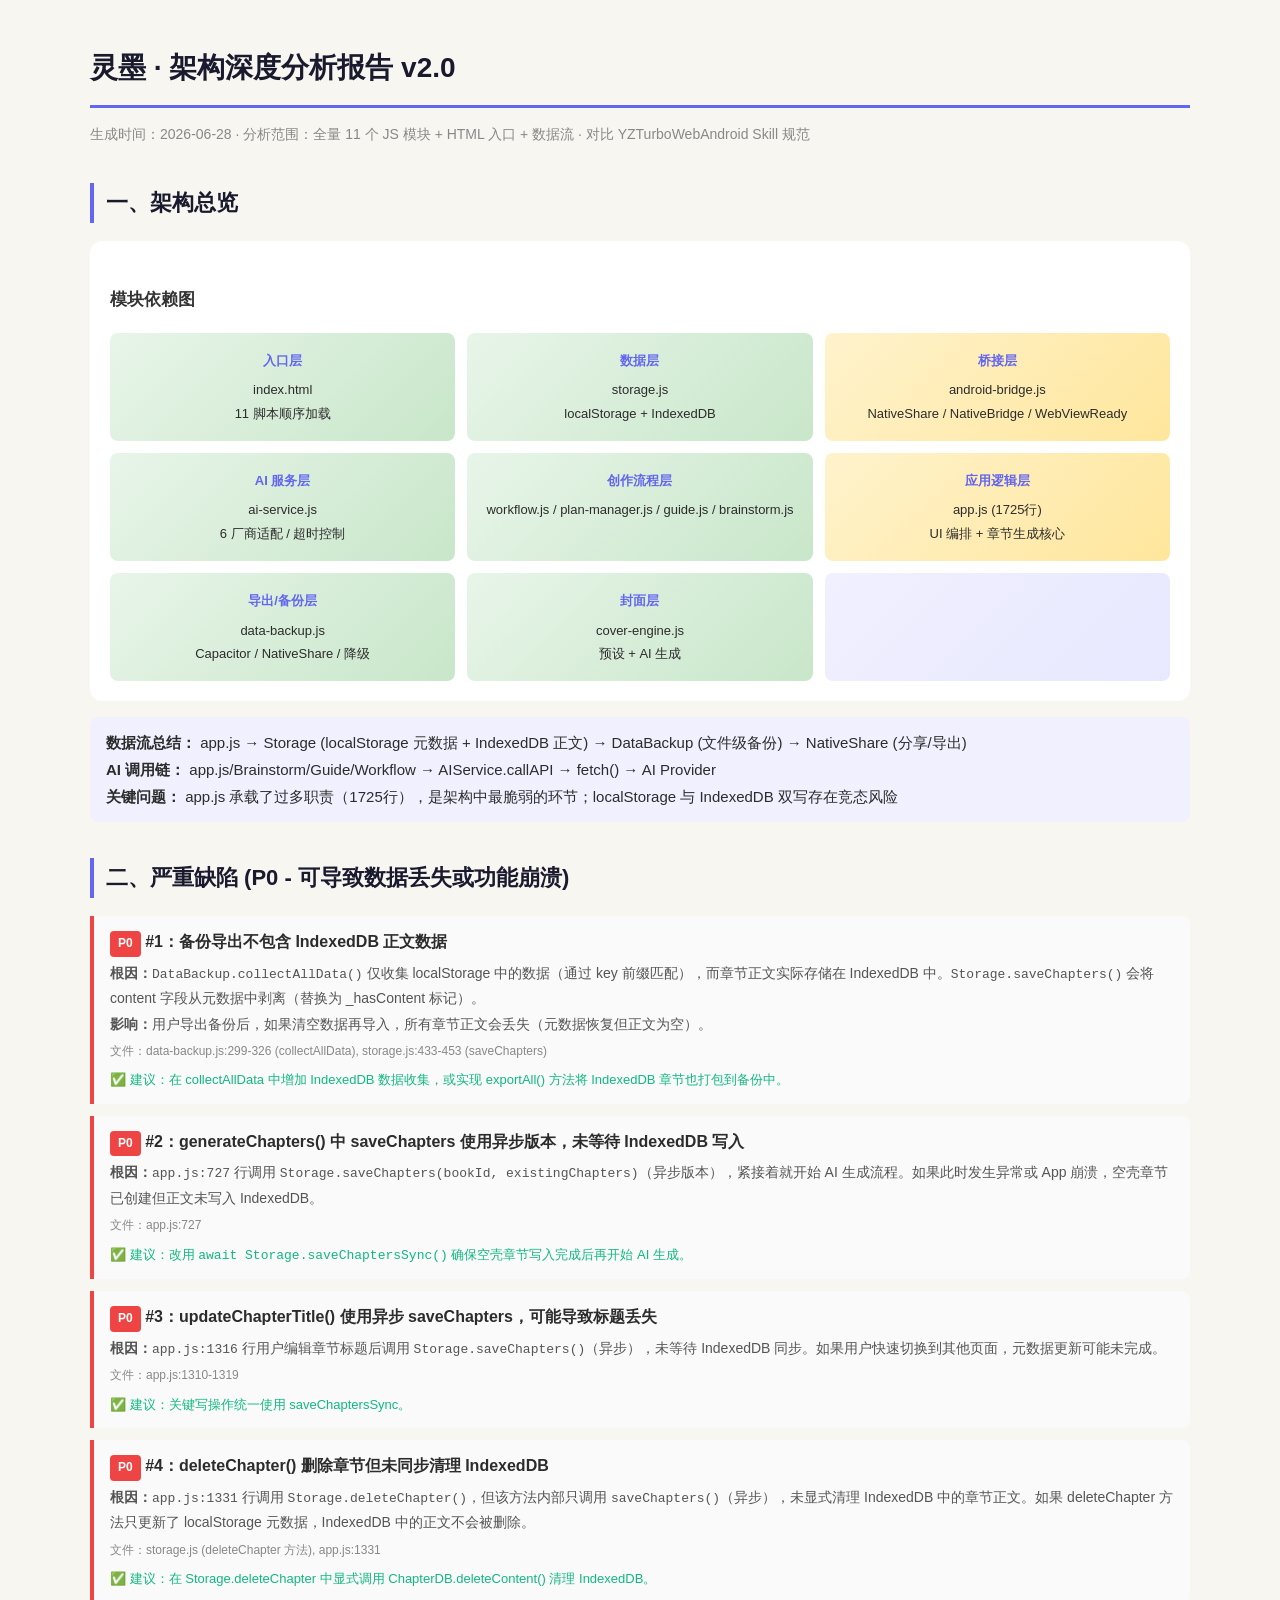
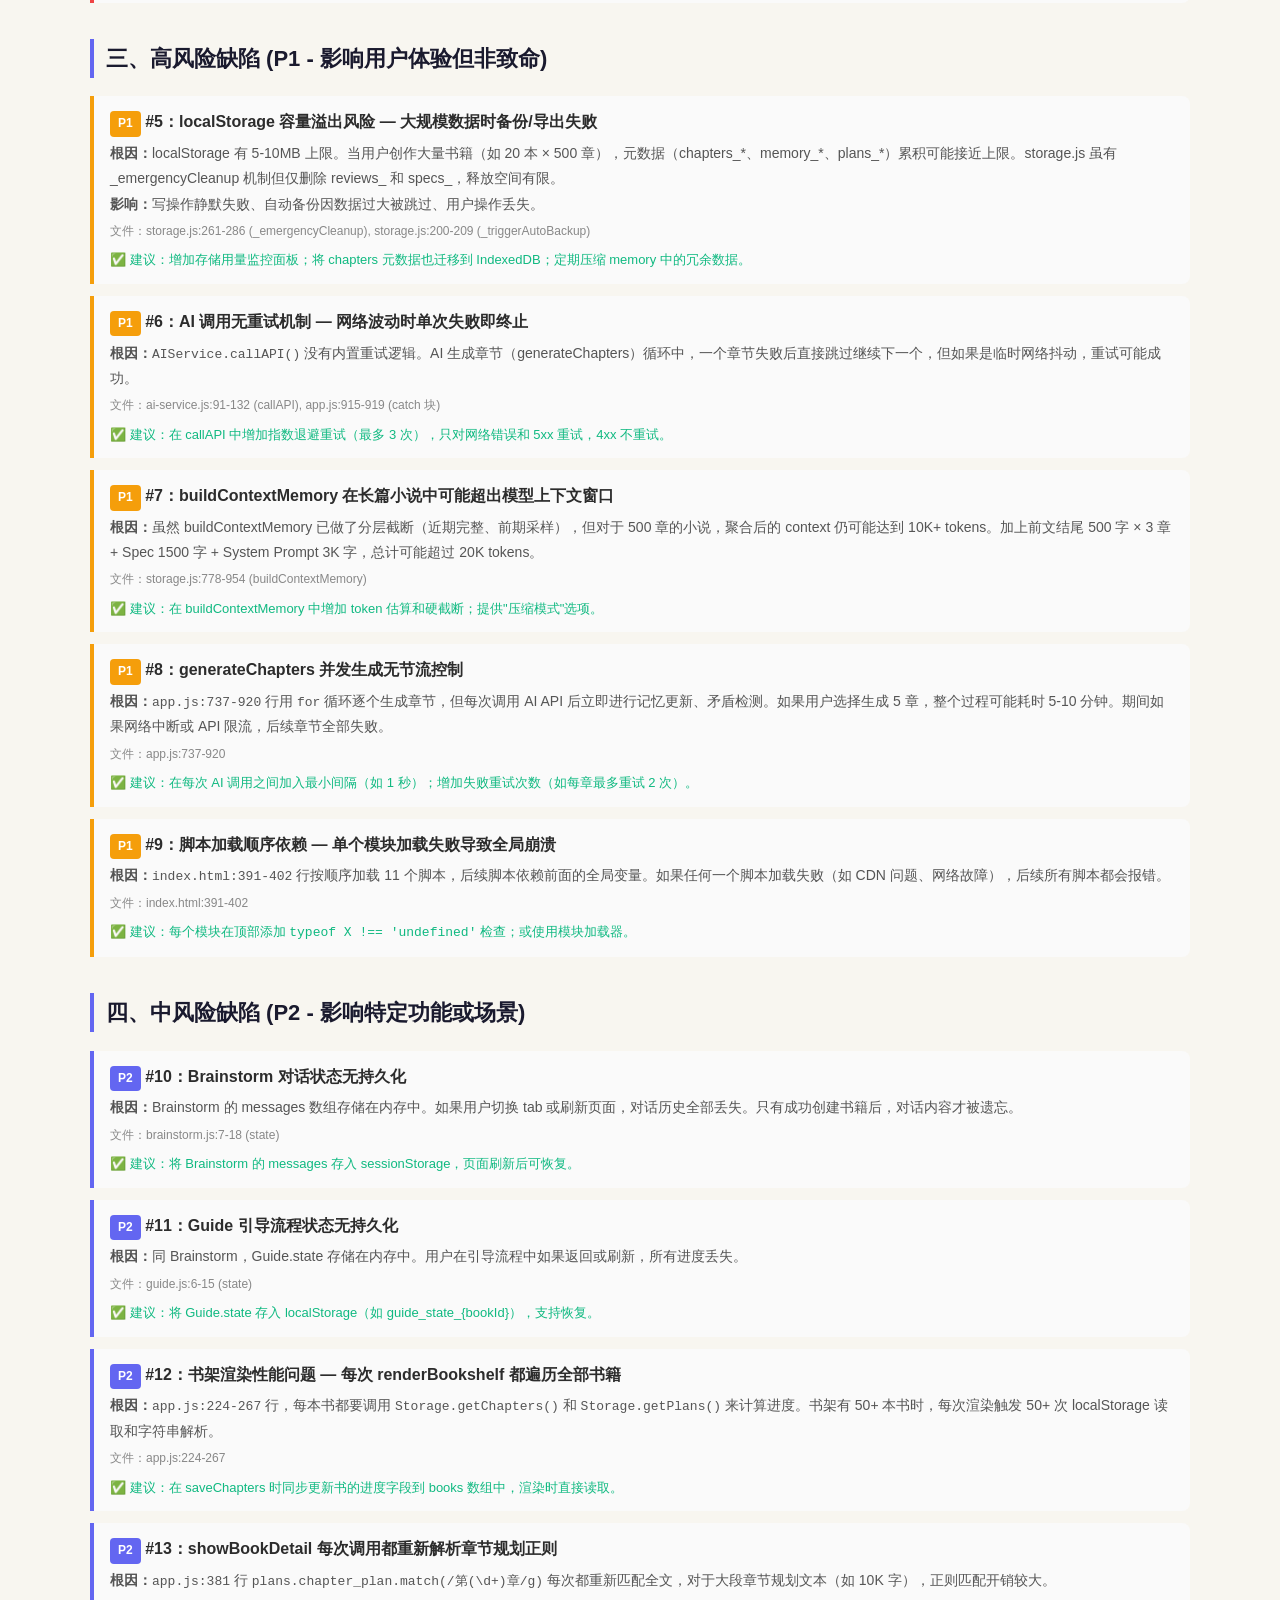
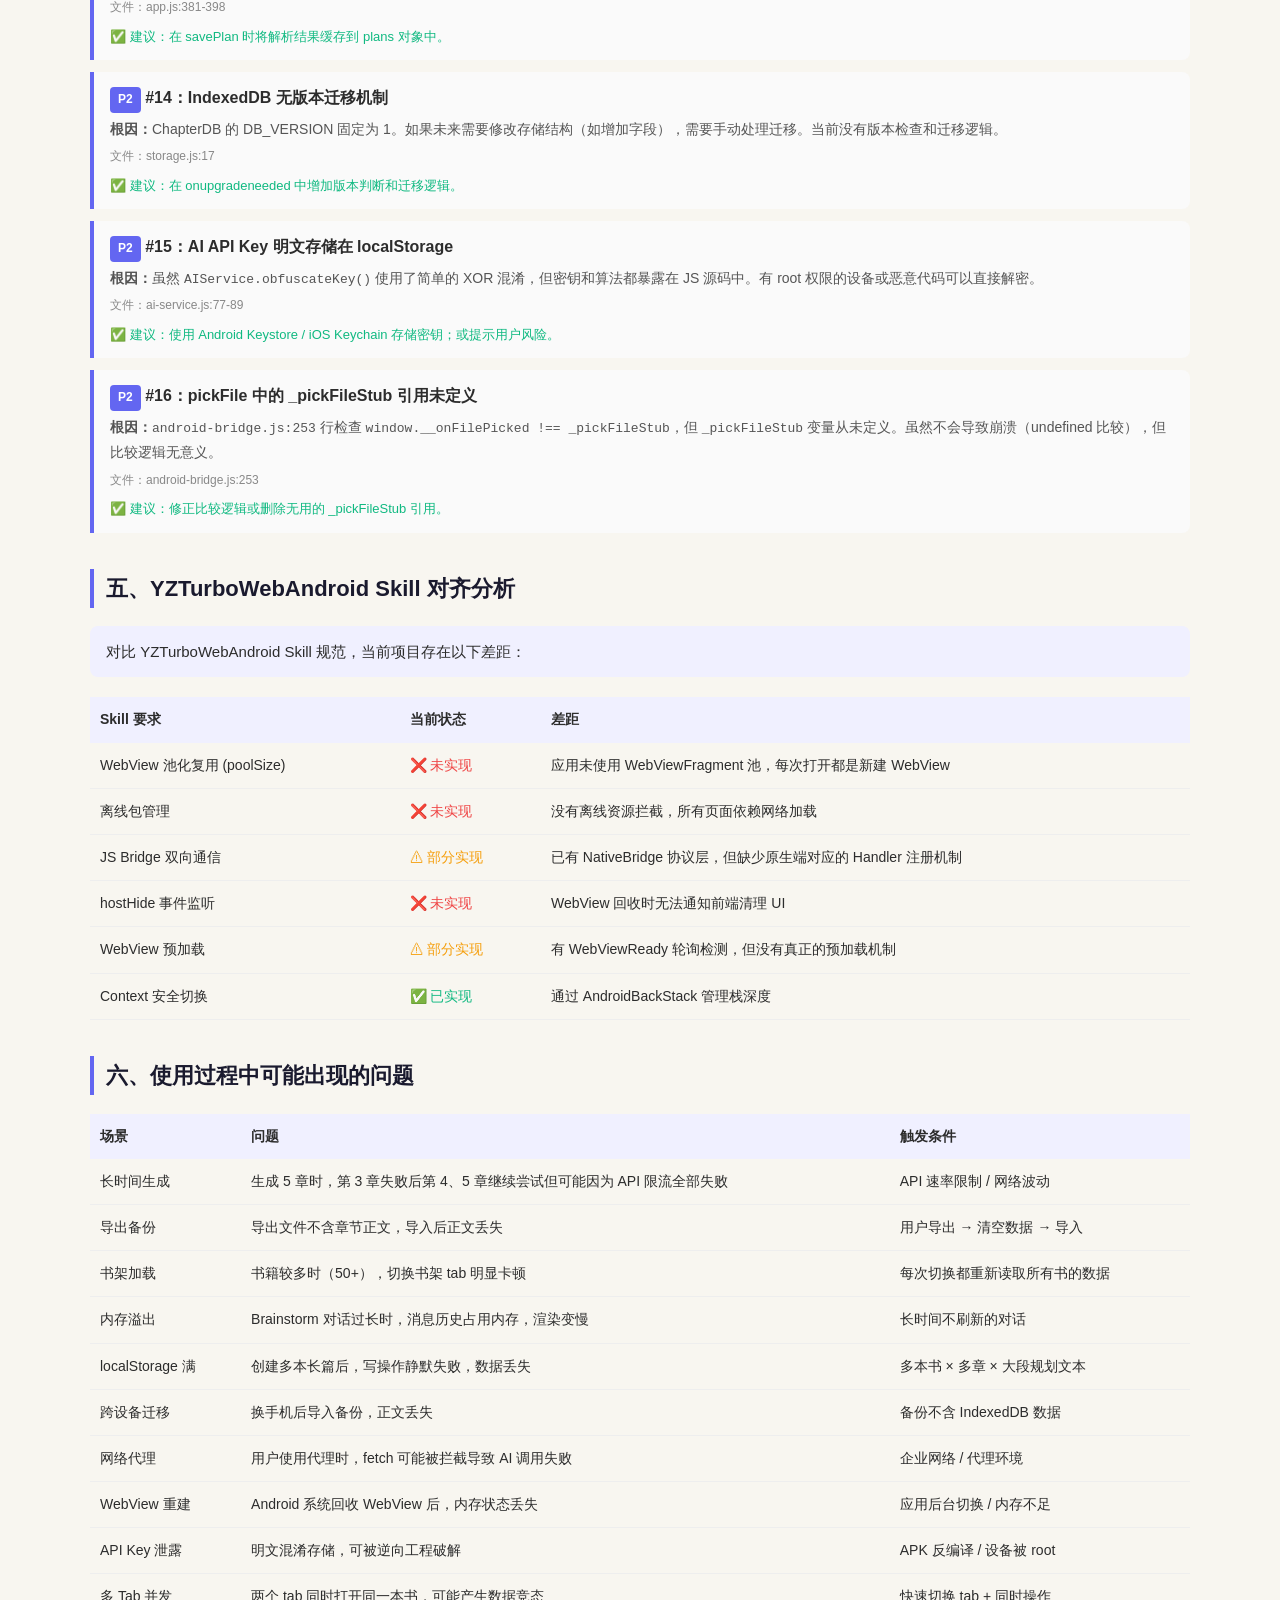
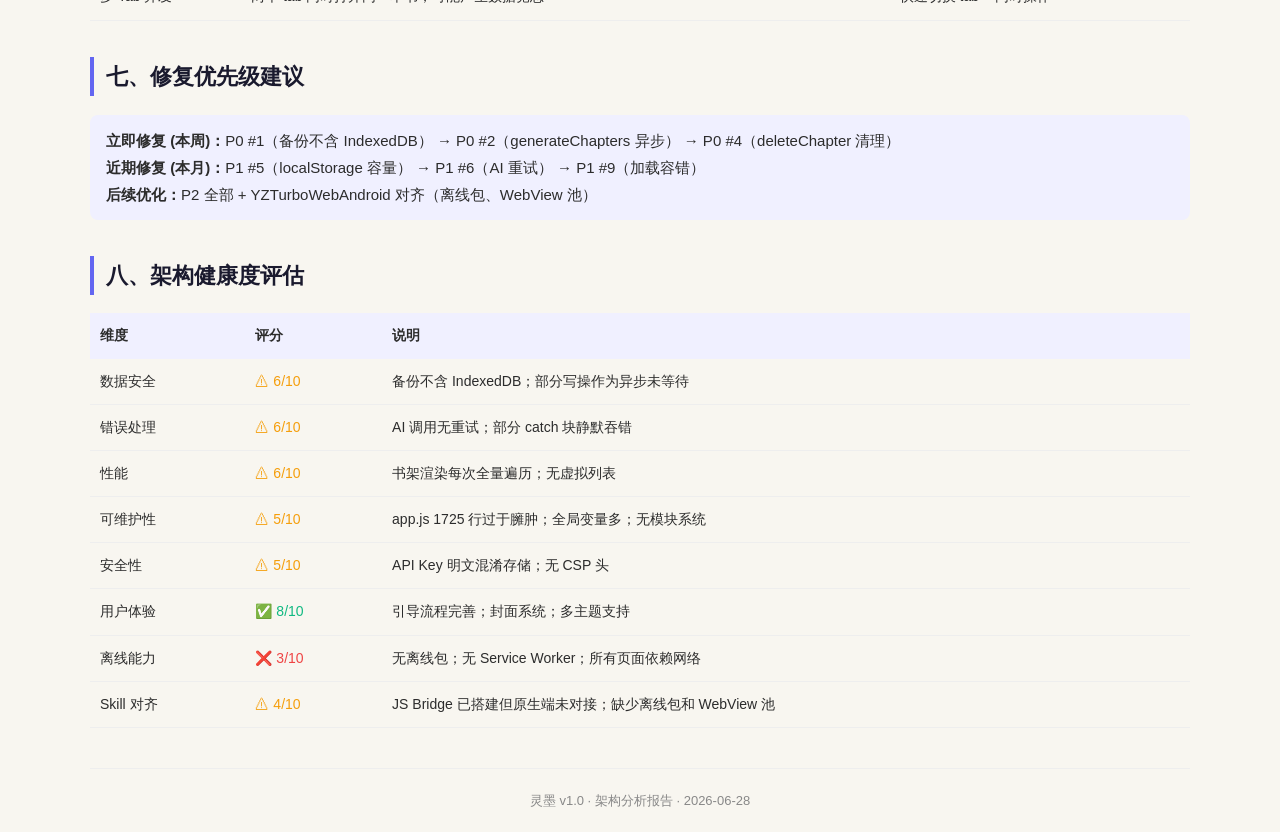
<file: architecture-analysis-v2.html>
<!DOCTYPE html>
<html lang="zh-CN">
<head>
<meta charset="UTF-8">
<meta name="viewport" content="width=device-width, initial-scale=1.0">
<title>灵墨 · 架构深度分析报告 v2.0</title>
<style>
:root {
  --bg: #f8f6f0;
  --card: #fff;
  --text: #2c2c2c;
  --muted: #888;
  --accent: #6366f1;
  --danger: #ef4444;
  --warn: #f59e0b;
  --success: #10b981;
  --p0: #ef4444;
  --p1: #f59e0b;
  --p2: #6366f1;
}
body { max-width: 1100px; margin: 0 auto; padding: 24px; font-family: 'Noto Sans SC', 'PingFang SC', 'Microsoft YaHei', sans-serif; background: var(--bg); color: var(--text); line-height: 1.8; }
h1 { font-size: 28px; color: #1a1a2e; border-bottom: 3px solid var(--accent); padding-bottom: 12px; margin-bottom: 8px; }
h2 { font-size: 22px; color: #1a1a2e; margin-top: 36px; padding-left: 12px; border-left: 4px solid var(--accent); }
h3 { font-size: 17px; color: #333; margin-top: 24px; }
.subtitle { color: var(--muted); font-size: 14px; margin-bottom: 24px; }
.card { background: var(--card); border-radius: 12px; padding: 20px; margin: 16px 0; box-shadow: 0 1px 3px rgba(0,0,0,0.06); }
.tag { display: inline-block; padding: 2px 8px; border-radius: 4px; font-size: 12px; font-weight: 600; color: #fff; }
.tag-p0 { background: var(--p0); }
.tag-p1 { background: var(--p1); }
.tag-p2 { background: var(--p2); }
.tag-info { background: #6b7280; }
.issue { margin: 12px 0; padding: 12px 16px; border-left: 4px solid; border-radius: 0 8px 8px 0; background: #fafafa; }
.issue.p0 { border-color: var(--p0); }
.issue.p1 { border-color: var(--p1); }
.issue.p2 { border-color: var(--p2); }
.issue-title { font-weight: 600; margin-bottom: 4px; }
.issue-detail { font-size: 14px; color: #555; }
.issue-file { font-size: 12px; color: var(--muted); margin-top: 4px; }
.issue-fix { font-size: 13px; color: var(--success); margin-top: 6px; }
pre { background: #1e1e2e; color: #cdd6f4; padding: 12px 16px; border-radius: 8px; font-size: 13px; overflow-x: auto; }
code { font-family: 'JetBrains Mono', 'Fira Code', monospace; font-size: 13px; }
.arch-diagram { background: var(--card); padding: 20px; border-radius: 12px; margin: 16px 0; }
.arch-row { display: flex; flex-wrap: wrap; gap: 12px; }
.arch-box { flex: 1; min-width: 160px; background: linear-gradient(135deg, #f0f0ff, #e8e8ff); padding: 16px; border-radius: 8px; text-align: center; font-size: 13px; }
.arch-box strong { display: block; margin-bottom: 6px; color: var(--accent); }
.arch-box.warn { background: linear-gradient(135deg, #fff3cd, #ffe69c); }
.arch-box.danger { background: linear-gradient(135deg, #fce4ec, #f8bbd0); }
.arch-box.ok { background: linear-gradient(135deg, #e8f5e9, #c8e6c9); }
table { width: 100%; border-collapse: collapse; margin: 12px 0; font-size: 14px; }
th { background: #f0f0ff; padding: 10px; text-align: left; font-weight: 600; }
td { padding: 10px; border-bottom: 1px solid #eee; }
.section-summary { font-size: 15px; margin: 8px 0 20px; padding: 12px 16px; background: #f0f0ff; border-radius: 8px; }
.progress-bar { height: 8px; background: #eee; border-radius: 4px; overflow: hidden; margin: 8px 0; }
.progress-fill { height: 100%; border-radius: 4px; }
.p0-fill { background: var(--p0); }
.p1-fill { background: var(--p1); }
.p2-fill { background: var(--p2); }
</style>
</head>
<body>

<h1>灵墨 · 架构深度分析报告 v2.0</h1>
<p class="subtitle">生成时间：2026-06-28 · 分析范围：全量 11 个 JS 模块 + HTML 入口 + 数据流 · 对比 YZTurboWebAndroid Skill 规范</p>

<!-- ====== 架构总览 ====== -->
<h2>一、架构总览</h2>

<div class="arch-diagram">
  <h3>模块依赖图</h3>
  <div class="arch-row">
    <div class="arch-box ok">
      <strong>入口层</strong>
      index.html<br>11 脚本顺序加载
    </div>
    <div class="arch-box ok">
      <strong>数据层</strong>
      storage.js<br>localStorage + IndexedDB
    </div>
    <div class="arch-box warn">
      <strong>桥接层</strong>
      android-bridge.js<br>NativeShare / NativeBridge / WebViewReady
    </div>
  </div>
  <div class="arch-row" style="margin-top:12px">
    <div class="arch-box ok">
      <strong>AI 服务层</strong>
      ai-service.js<br>6 厂商适配 / 超时控制
    </div>
    <div class="arch-box ok">
      <strong>创作流程层</strong>
      workflow.js / plan-manager.js / guide.js / brainstorm.js
    </div>
    <div class="arch-box warn">
      <strong>应用逻辑层</strong>
      app.js (1725行)<br>UI 编排 + 章节生成核心
    </div>
  </div>
  <div class="arch-row" style="margin-top:12px">
    <div class="arch-box ok">
      <strong>导出/备份层</strong>
      data-backup.js<br>Capacitor / NativeShare / 降级
    </div>
    <div class="arch-box ok">
      <strong>封面层</strong>
      cover-engine.js<br>预设 + AI 生成
    </div>
    <div class="arch-box"></div>
  </div>
</div>

<div class="section-summary">
  <strong>数据流总结：</strong>
  app.js → Storage (localStorage 元数据 + IndexedDB 正文) → DataBackup (文件级备份) → NativeShare (分享/导出)
  <br>
  <strong>AI 调用链：</strong> app.js/Brainstorm/Guide/Workflow → AIService.callAPI → fetch() → AI Provider
  <br>
  <strong>关键问题：</strong> app.js 承载了过多职责（1725行），是架构中最脆弱的环节；localStorage 与 IndexedDB 双写存在竞态风险
</div>

<!-- ====== 严重缺陷 ====== -->
<h2>二、严重缺陷 (P0 - 可导致数据丢失或功能崩溃)</h2>

<div class="issue p0">
  <div class="issue-title"><span class="tag tag-p0">P0</span> #1：备份导出不包含 IndexedDB 正文数据</div>
  <div class="issue-detail">
    <strong>根因：</strong><code>DataBackup.collectAllData()</code> 仅收集 localStorage 中的数据（通过 key 前缀匹配），而章节正文实际存储在 IndexedDB 中。<code>Storage.saveChapters()</code> 会将 content 字段从元数据中剥离（替换为 _hasContent 标记）。
  </div>
  <div class="issue-detail">
    <strong>影响：</strong>用户导出备份后，如果清空数据再导入，所有章节正文会丢失（元数据恢复但正文为空）。
  </div>
  <div class="issue-file">文件：data-backup.js:299-326 (collectAllData), storage.js:433-453 (saveChapters)</div>
  <div class="issue-fix">✅ 建议：在 collectAllData 中增加 IndexedDB 数据收集，或实现 exportAll() 方法将 IndexedDB 章节也打包到备份中。</div>
</div>

<div class="issue p0">
  <div class="issue-title"><span class="tag tag-p0">P0</span> #2：generateChapters() 中 saveChapters 使用异步版本，未等待 IndexedDB 写入</div>
  <div class="issue-detail">
    <strong>根因：</strong><code>app.js:727</code> 行调用 <code>Storage.saveChapters(bookId, existingChapters)</code>（异步版本），紧接着就开始 AI 生成流程。如果此时发生异常或 App 崩溃，空壳章节已创建但正文未写入 IndexedDB。
  </div>
  <div class="issue-file">文件：app.js:727</div>
  <div class="issue-fix">✅ 建议：改用 <code>await Storage.saveChaptersSync()</code> 确保空壳章节写入完成后再开始 AI 生成。</div>
</div>

<div class="issue p0">
  <div class="issue-title"><span class="tag tag-p0">P0</span> #3：updateChapterTitle() 使用异步 saveChapters，可能导致标题丢失</div>
  <div class="issue-detail">
    <strong>根因：</strong><code>app.js:1316</code> 行用户编辑章节标题后调用 <code>Storage.saveChapters()</code>（异步），未等待 IndexedDB 同步。如果用户快速切换到其他页面，元数据更新可能未完成。
  </div>
  <div class="issue-file">文件：app.js:1310-1319</div>
  <div class="issue-fix">✅ 建议：关键写操作统一使用 saveChaptersSync。</div>
</div>

<div class="issue p0">
  <div class="issue-title"><span class="tag tag-p0">P0</span> #4：deleteChapter() 删除章节但未同步清理 IndexedDB</div>
  <div class="issue-detail">
    <strong>根因：</strong><code>app.js:1331</code> 行调用 <code>Storage.deleteChapter()</code>，但该方法内部只调用 <code>saveChapters()</code>（异步），未显式清理 IndexedDB 中的章节正文。如果 deleteChapter 方法只更新了 localStorage 元数据，IndexedDB 中的正文不会被删除。
  </div>
  <div class="issue-file">文件：storage.js (deleteChapter 方法), app.js:1331</div>
  <div class="issue-fix">✅ 建议：在 Storage.deleteChapter 中显式调用 ChapterDB.deleteContent() 清理 IndexedDB。</div>
</div>

<!-- ====== 高风险缺陷 ====== -->
<h2>三、高风险缺陷 (P1 - 影响用户体验但非致命)</h2>

<div class="issue p1">
  <div class="issue-title"><span class="tag tag-p1">P1</span> #5：localStorage 容量溢出风险 — 大规模数据时备份/导出失败</div>
  <div class="issue-detail">
    <strong>根因：</strong>localStorage 有 5-10MB 上限。当用户创作大量书籍（如 20 本 × 500 章），元数据（chapters_*、memory_*、plans_*）累积可能接近上限。storage.js 虽有 _emergencyCleanup 机制但仅删除 reviews_ 和 specs_，释放空间有限。
  </div>
  <div class="issue-detail">
    <strong>影响：</strong>写操作静默失败、自动备份因数据过大被跳过、用户操作丢失。
  </div>
  <div class="issue-file">文件：storage.js:261-286 (_emergencyCleanup), storage.js:200-209 (_triggerAutoBackup)</div>
  <div class="issue-fix">✅ 建议：增加存储用量监控面板；将 chapters 元数据也迁移到 IndexedDB；定期压缩 memory 中的冗余数据。</div>
</div>

<div class="issue p1">
  <div class="issue-title"><span class="tag tag-p1">P1</span> #6：AI 调用无重试机制 — 网络波动时单次失败即终止</div>
  <div class="issue-detail">
    <strong>根因：</strong><code>AIService.callAPI()</code> 没有内置重试逻辑。AI 生成章节（generateChapters）循环中，一个章节失败后直接跳过继续下一个，但如果是临时网络抖动，重试可能成功。
  </div>
  <div class="issue-file">文件：ai-service.js:91-132 (callAPI), app.js:915-919 (catch 块)</div>
  <div class="issue-fix">✅ 建议：在 callAPI 中增加指数退避重试（最多 3 次），只对网络错误和 5xx 重试，4xx 不重试。</div>
</div>

<div class="issue p1">
  <div class="issue-title"><span class="tag tag-p1">P1</span> #7：buildContextMemory 在长篇小说中可能超出模型上下文窗口</div>
  <div class="issue-detail">
    <strong>根因：</strong>虽然 buildContextMemory 已做了分层截断（近期完整、前期采样），但对于 500 章的小说，聚合后的 context 仍可能达到 10K+ tokens。加上前文结尾 500 字 × 3 章 + Spec 1500 字 + System Prompt 3K 字，总计可能超过 20K tokens。
  </div>
  <div class="issue-file">文件：storage.js:778-954 (buildContextMemory)</div>
  <div class="issue-fix">✅ 建议：在 buildContextMemory 中增加 token 估算和硬截断；提供"压缩模式"选项。</div>
</div>

<div class="issue p1">
  <div class="issue-title"><span class="tag tag-p1">P1</span> #8：generateChapters 并发生成无节流控制</div>
  <div class="issue-detail">
    <strong>根因：</strong><code>app.js:737-920</code> 行用 <code>for</code> 循环逐个生成章节，但每次调用 AI API 后立即进行记忆更新、矛盾检测。如果用户选择生成 5 章，整个过程可能耗时 5-10 分钟。期间如果网络中断或 API 限流，后续章节全部失败。
  </div>
  <div class="issue-file">文件：app.js:737-920</div>
  <div class="issue-fix">✅ 建议：在每次 AI 调用之间加入最小间隔（如 1 秒）；增加失败重试次数（如每章最多重试 2 次）。</div>
</div>

<div class="issue p1">
  <div class="issue-title"><span class="tag tag-p1">P1</span> #9：脚本加载顺序依赖 — 单个模块加载失败导致全局崩溃</div>
  <div class="issue-detail">
    <strong>根因：</strong><code>index.html:391-402</code> 行按顺序加载 11 个脚本，后续脚本依赖前面的全局变量。如果任何一个脚本加载失败（如 CDN 问题、网络故障），后续所有脚本都会报错。
  </div>
  <div class="issue-file">文件：index.html:391-402</div>
  <div class="issue-fix">✅ 建议：每个模块在顶部添加 <code>typeof X !== 'undefined'</code> 检查；或使用模块加载器。</div>
</div>

<!-- ====== 中风险缺陷 ====== -->
<h2>四、中风险缺陷 (P2 - 影响特定功能或场景)</h2>

<div class="issue p2">
  <div class="issue-title"><span class="tag tag-p2">P2</span> #10：Brainstorm 对话状态无持久化</div>
  <div class="issue-detail">
    <strong>根因：</strong>Brainstorm 的 messages 数组存储在内存中。如果用户切换 tab 或刷新页面，对话历史全部丢失。只有成功创建书籍后，对话内容才被遗忘。
  </div>
  <div class="issue-file">文件：brainstorm.js:7-18 (state)</div>
  <div class="issue-fix">✅ 建议：将 Brainstorm 的 messages 存入 sessionStorage，页面刷新后可恢复。</div>
</div>

<div class="issue p2">
  <div class="issue-title"><span class="tag tag-p2">P2</span> #11：Guide 引导流程状态无持久化</div>
  <div class="issue-detail">
    <strong>根因：</strong>同 Brainstorm，Guide.state 存储在内存中。用户在引导流程中如果返回或刷新，所有进度丢失。
  </div>
  <div class="issue-file">文件：guide.js:6-15 (state)</div>
  <div class="issue-fix">✅ 建议：将 Guide.state 存入 localStorage（如 guide_state_{bookId}），支持恢复。</div>
</div>

<div class="issue p2">
  <div class="issue-title"><span class="tag tag-p2">P2</span> #12：书架渲染性能问题 — 每次 renderBookshelf 都遍历全部书籍</div>
  <div class="issue-detail">
    <strong>根因：</strong><code>app.js:224-267</code> 行，每本书都要调用 <code>Storage.getChapters()</code> 和 <code>Storage.getPlans()</code> 来计算进度。书架有 50+ 本书时，每次渲染触发 50+ 次 localStorage 读取和字符串解析。
  </div>
  <div class="issue-file">文件：app.js:224-267</div>
  <div class="issue-fix">✅ 建议：在 saveChapters 时同步更新书的进度字段到 books 数组中，渲染时直接读取。</div>
</div>

<div class="issue p2">
  <div class="issue-title"><span class="tag tag-p2">P2</span> #13：showBookDetail 每次调用都重新解析章节规划正则</div>
  <div class="issue-detail">
    <strong>根因：</strong><code>app.js:381</code> 行 <code>plans.chapter_plan.match(/第(\d+)章/g)</code> 每次都重新匹配全文，对于大段章节规划文本（如 10K 字），正则匹配开销较大。
  </div>
  <div class="issue-file">文件：app.js:381-398</div>
  <div class="issue-fix">✅ 建议：在 savePlan 时将解析结果缓存到 plans 对象中。</div>
</div>

<div class="issue p2">
  <div class="issue-title"><span class="tag tag-p2">P2</span> #14：IndexedDB 无版本迁移机制</div>
  <div class="issue-detail">
    <strong>根因：</strong>ChapterDB 的 DB_VERSION 固定为 1。如果未来需要修改存储结构（如增加字段），需要手动处理迁移。当前没有版本检查和迁移逻辑。
  </div>
  <div class="issue-file">文件：storage.js:17</div>
  <div class="issue-fix">✅ 建议：在 onupgradeneeded 中增加版本判断和迁移逻辑。</div>
</div>

<div class="issue p2">
  <div class="issue-title"><span class="tag tag-p2">P2</span> #15：AI API Key 明文存储在 localStorage</div>
  <div class="issue-detail">
    <strong>根因：</strong>虽然 <code>AIService.obfuscateKey()</code> 使用了简单的 XOR 混淆，但密钥和算法都暴露在 JS 源码中。有 root 权限的设备或恶意代码可以直接解密。
  </div>
  <div class="issue-file">文件：ai-service.js:77-89</div>
  <div class="issue-fix">✅ 建议：使用 Android Keystore / iOS Keychain 存储密钥；或提示用户风险。</div>
</div>

<div class="issue p2">
  <div class="issue-title"><span class="tag tag-p2">P2</span> #16：pickFile 中的 _pickFileStub 引用未定义</div>
  <div class="issue-detail">
    <strong>根因：</strong><code>android-bridge.js:253</code> 行检查 <code>window.__onFilePicked !== _pickFileStub</code>，但 <code>_pickFileStub</code> 变量从未定义。虽然不会导致崩溃（undefined 比较），但比较逻辑无意义。
  </div>
  <div class="issue-file">文件：android-bridge.js:253</div>
  <div class="issue-fix">✅ 建议：修正比较逻辑或删除无用的 _pickFileStub 引用。</div>
</div>

<!-- ====== YZTurboWebAndroid 对比分析 ====== -->
<h2>五、YZTurboWebAndroid Skill 对齐分析</h2>

<div class="section-summary">
  对比 YZTurboWebAndroid Skill 规范，当前项目存在以下差距：
</div>

<table>
  <tr>
    <th>Skill 要求</th>
    <th>当前状态</th>
    <th>差距</th>
  </tr>
  <tr>
    <td>WebView 池化复用 (poolSize)</td>
    <td><span style="color:var(--danger)">❌ 未实现</span></td>
    <td>应用未使用 WebViewFragment 池，每次打开都是新建 WebView</td>
  </tr>
  <tr>
    <td>离线包管理</td>
    <td><span style="color:var(--danger)">❌ 未实现</span></td>
    <td>没有离线资源拦截，所有页面依赖网络加载</td>
  </tr>
  <tr>
    <td>JS Bridge 双向通信</td>
    <td><span style="color:var(--warn)">⚠ 部分实现</span></td>
    <td>已有 NativeBridge 协议层，但缺少原生端对应的 Handler 注册机制</td>
  </tr>
  <tr>
    <td>hostHide 事件监听</td>
    <td><span style="color:var(--danger)">❌ 未实现</span></td>
    <td>WebView 回收时无法通知前端清理 UI</td>
  </tr>
  <tr>
    <td>WebView 预加载</td>
    <td><span style="color:var(--warn)">⚠ 部分实现</span></td>
    <td>有 WebViewReady 轮询检测，但没有真正的预加载机制</td>
  </tr>
  <tr>
    <td>Context 安全切换</td>
    <td><span style="color:var(--success)">✅ 已实现</span></td>
    <td>通过 AndroidBackStack 管理栈深度</td>
  </tr>
</table>

<!-- ====== 使用中可能遇到的问题 ====== -->
<h2>六、使用过程中可能出现的问题</h2>

<table>
  <tr>
    <th>场景</th>
    <th>问题</th>
    <th>触发条件</th>
  </tr>
  <tr>
    <td>长时间生成</td>
    <td>生成 5 章时，第 3 章失败后第 4、5 章继续尝试但可能因为 API 限流全部失败</td>
    <td>API 速率限制 / 网络波动</td>
  </tr>
  <tr>
    <td>导出备份</td>
    <td>导出文件不含章节正文，导入后正文丢失</td>
    <td>用户导出 → 清空数据 → 导入</td>
  </tr>
  <tr>
    <td>书架加载</td>
    <td>书籍较多时（50+），切换书架 tab 明显卡顿</td>
    <td>每次切换都重新读取所有书的数据</td>
  </tr>
  <tr>
    <td>内存溢出</td>
    <td>Brainstorm 对话过长时，消息历史占用内存，渲染变慢</td>
    <td>长时间不刷新的对话</td>
  </tr>
  <tr>
    <td>localStorage 满</td>
    <td>创建多本长篇后，写操作静默失败，数据丢失</td>
    <td>多本书 × 多章 × 大段规划文本</td>
  </tr>
  <tr>
    <td>跨设备迁移</td>
    <td>换手机后导入备份，正文丢失</td>
    <td>备份不含 IndexedDB 数据</td>
  </tr>
  <tr>
    <td>网络代理</td>
    <td>用户使用代理时，fetch 可能被拦截导致 AI 调用失败</td>
    <td>企业网络 / 代理环境</td>
  </tr>
  <tr>
    <td>WebView 重建</td>
    <td>Android 系统回收 WebView 后，内存状态丢失</td>
    <td>应用后台切换 / 内存不足</td>
  </tr>
  <tr>
    <td>API Key 泄露</td>
    <td>明文混淆存储，可被逆向工程破解</td>
    <td>APK 反编译 / 设备被 root</td>
  </tr>
  <tr>
    <td>多 Tab 并发</td>
    <td>两个 tab 同时打开同一本书，可能产生数据竞态</td>
    <td>快速切换 tab + 同时操作</td>
  </tr>
</table>

<!-- ====== 修复优先级建议 ====== -->
<h2>七、修复优先级建议</h2>

<div class="section-summary">
  <strong>立即修复 (本周)：</strong>P0 #1（备份不含 IndexedDB） → P0 #2（generateChapters 异步） → P0 #4（deleteChapter 清理）
  <br>
  <strong>近期修复 (本月)：</strong>P1 #5（localStorage 容量） → P1 #6（AI 重试） → P1 #9（加载容错）
  <br>
  <strong>后续优化：</strong>P2 全部 + YZTurboWebAndroid 对齐（离线包、WebView 池）
</div>

<h2>八、架构健康度评估</h2>

<table>
  <tr>
    <th>维度</th>
    <th>评分</th>
    <th>说明</th>
  </tr>
  <tr>
    <td>数据安全</td>
    <td style="color:var(--warn)">⚠ 6/10</td>
    <td>备份不含 IndexedDB；部分写操作为异步未等待</td>
  </tr>
  <tr>
    <td>错误处理</td>
    <td style="color:var(--warn)">⚠ 6/10</td>
    <td>AI 调用无重试；部分 catch 块静默吞错</td>
  </tr>
  <tr>
    <td>性能</td>
    <td style="color:var(--warn)">⚠ 6/10</td>
    <td>书架渲染每次全量遍历；无虚拟列表</td>
  </tr>
  <tr>
    <td>可维护性</td>
    <td style="color:var(--warn)">⚠ 5/10</td>
    <td>app.js 1725 行过于臃肿；全局变量多；无模块系统</td>
  </tr>
  <tr>
    <td>安全性</td>
    <td style="color:var(--warn)">⚠ 5/10</td>
    <td>API Key 明文混淆存储；无 CSP 头</td>
  </tr>
  <tr>
    <td>用户体验</td>
    <td style="color:var(--success)">✅ 8/10</td>
    <td>引导流程完善；封面系统；多主题支持</td>
  </tr>
  <tr>
    <td>离线能力</td>
    <td style="color:var(--danger)">❌ 3/10</td>
    <td>无离线包；无 Service Worker；所有页面依赖网络</td>
  </tr>
  <tr>
    <td>Skill 对齐</td>
    <td style="color:var(--warn)">⚠ 4/10</td>
    <td>JS Bridge 已搭建但原生端未对接；缺少离线包和 WebView 池</td>
  </tr>
</table>

<div style="text-align:center;color:var(--muted);font-size:13px;margin-top:40px;padding-top:20px;border-top:1px solid #eee">
  灵墨 v1.0 · 架构分析报告 · 2026-06-28
</div>

</body>
</html>
</file>
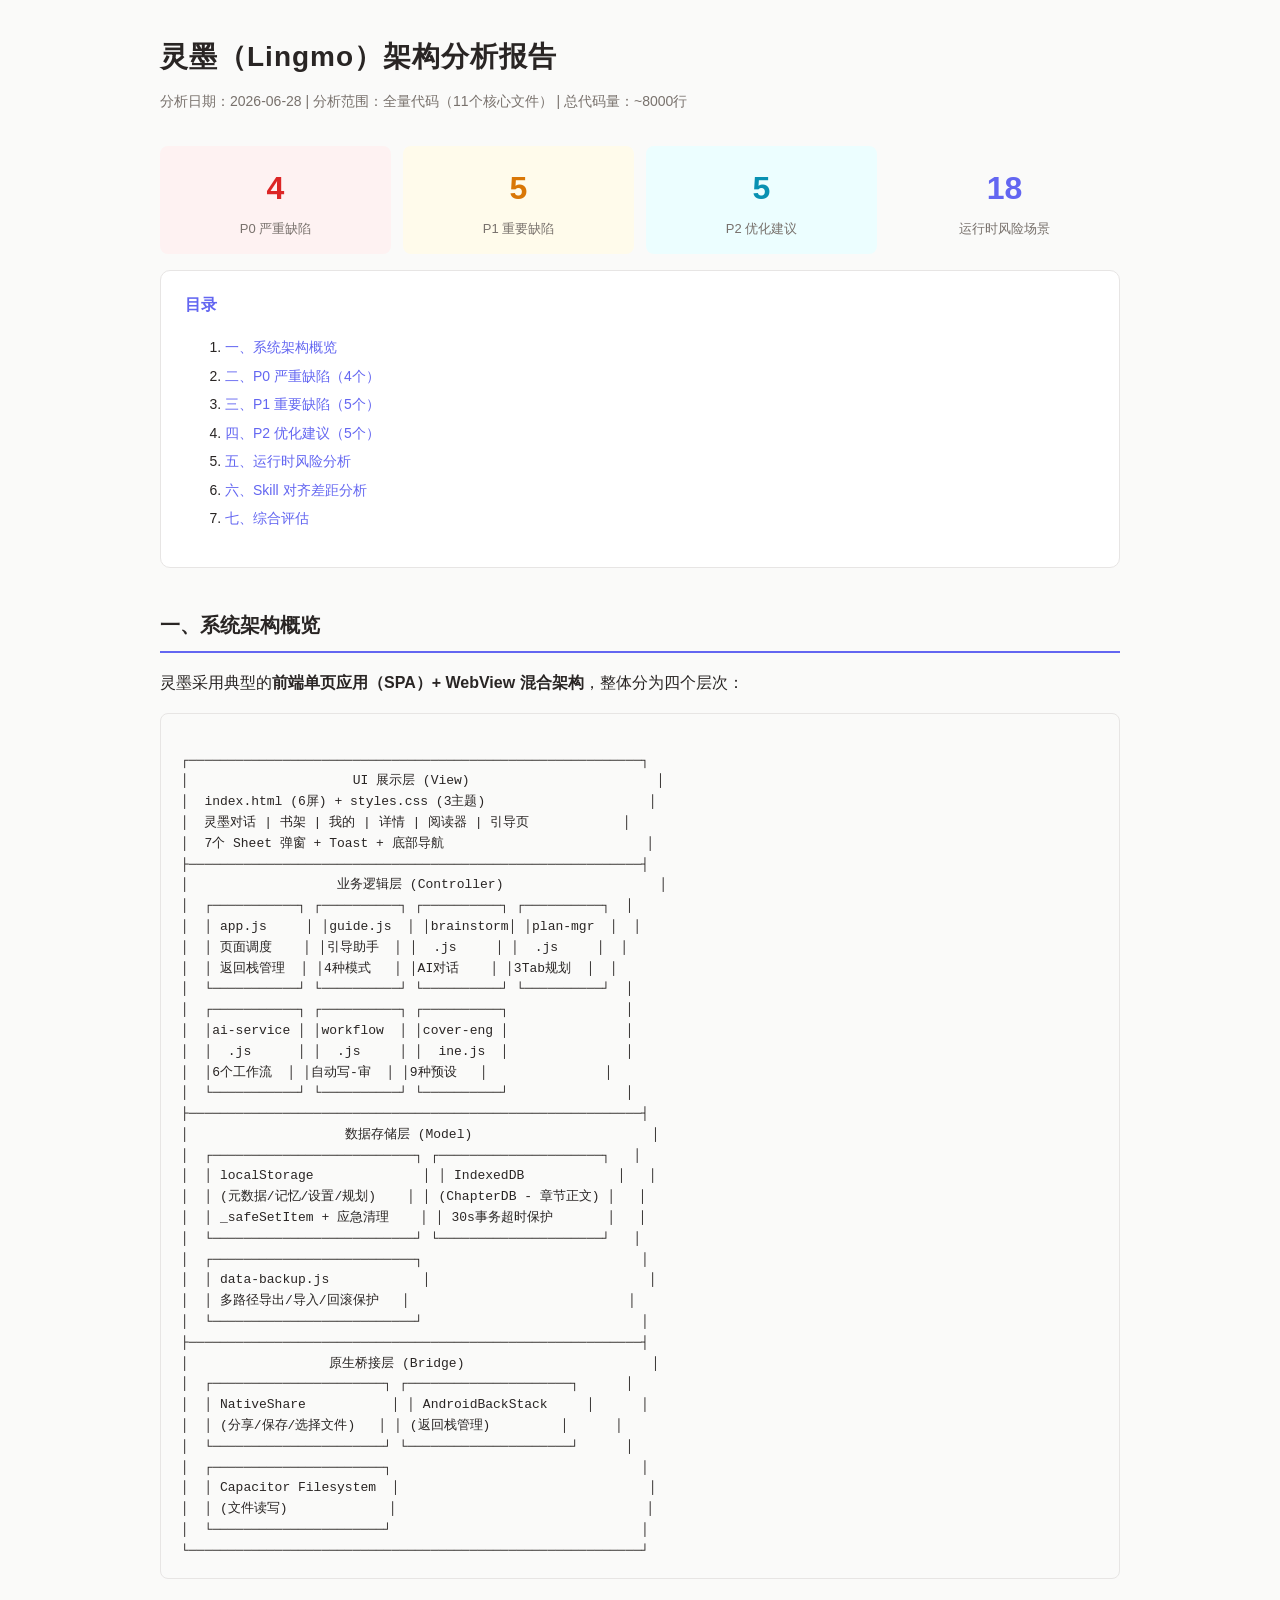
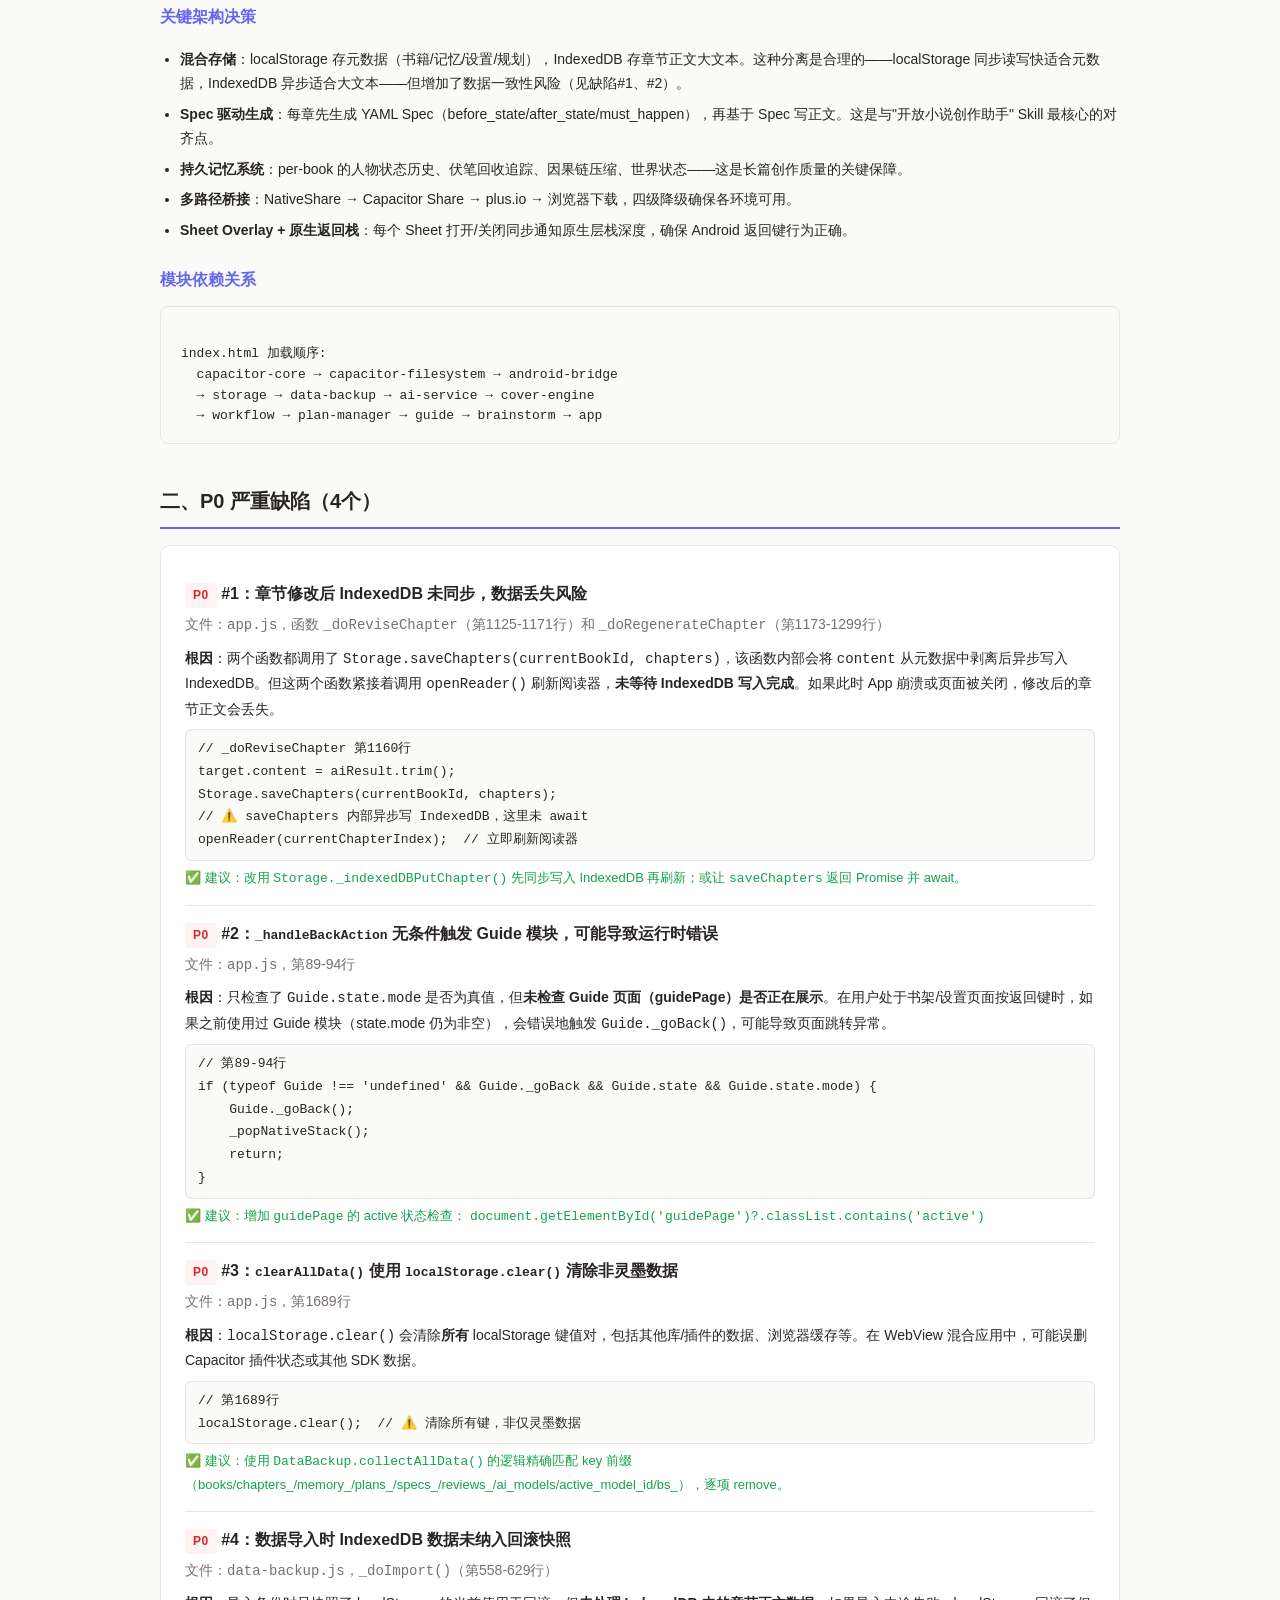
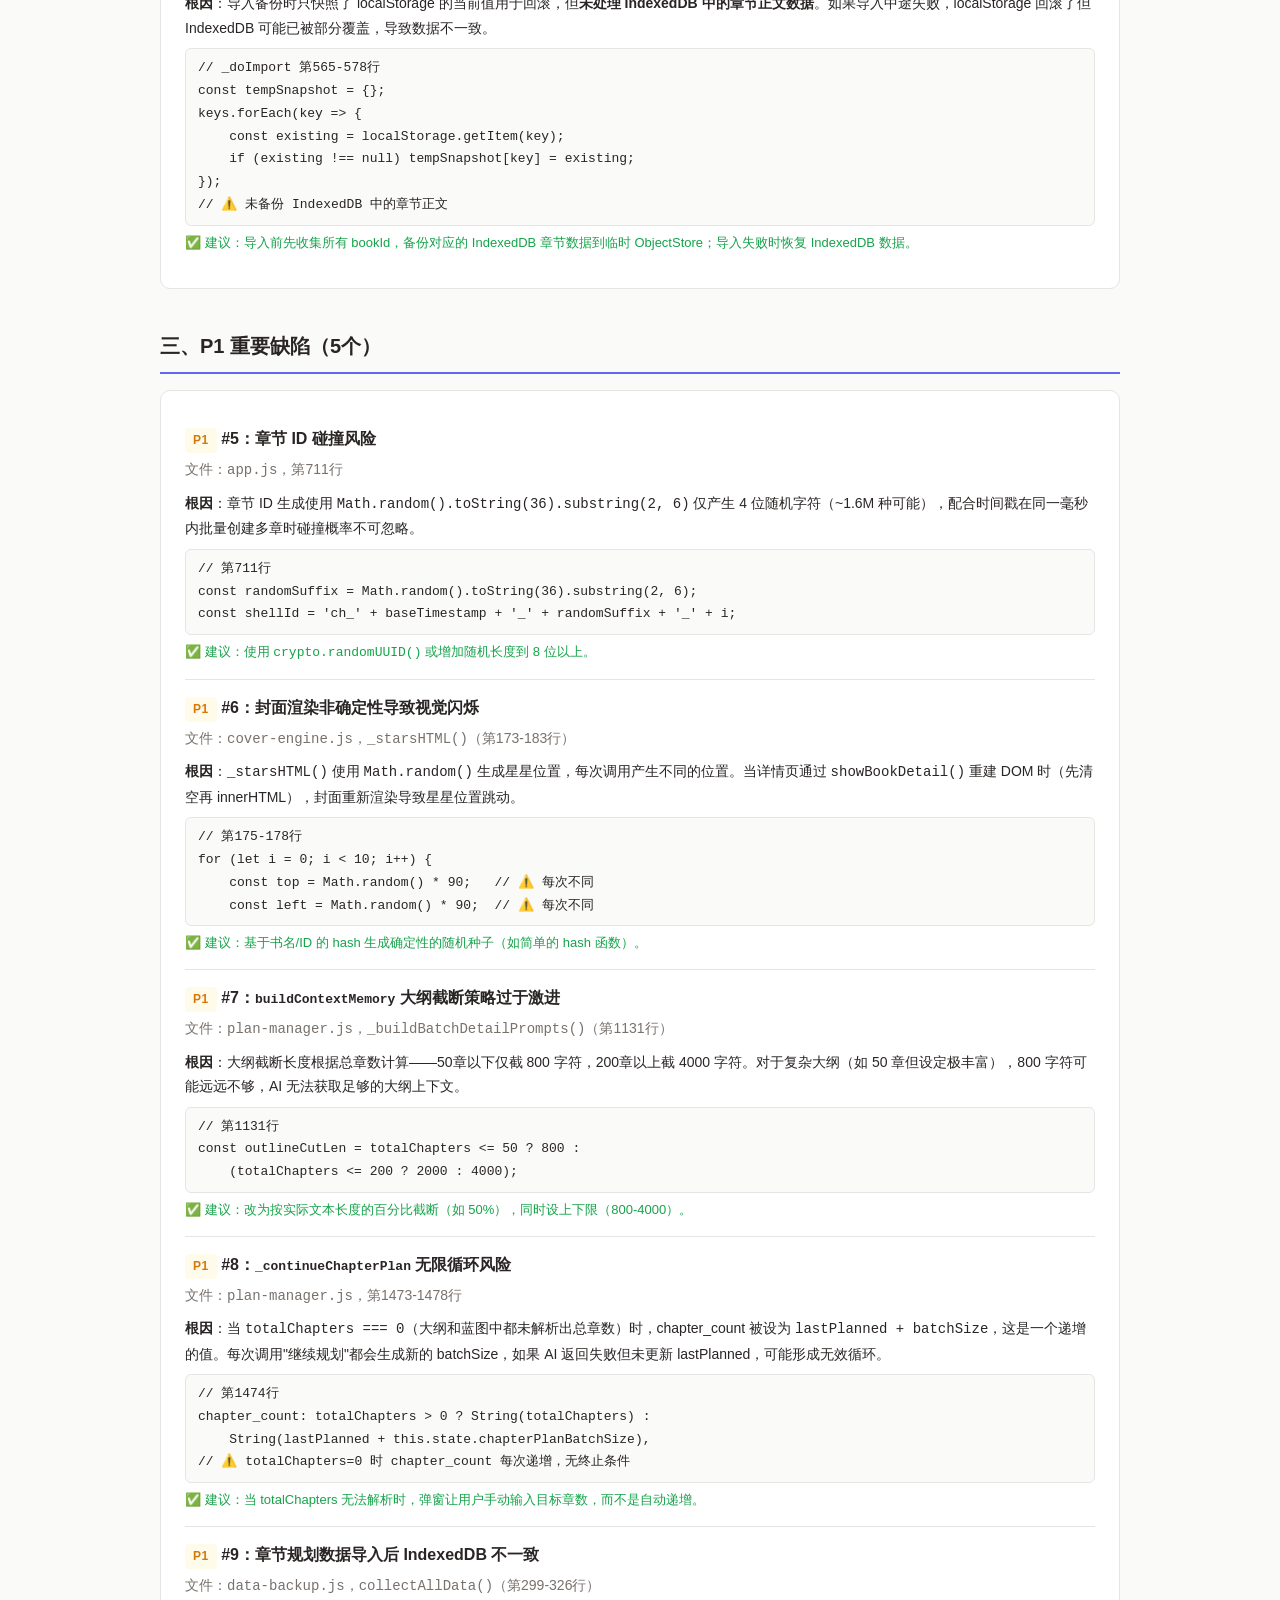
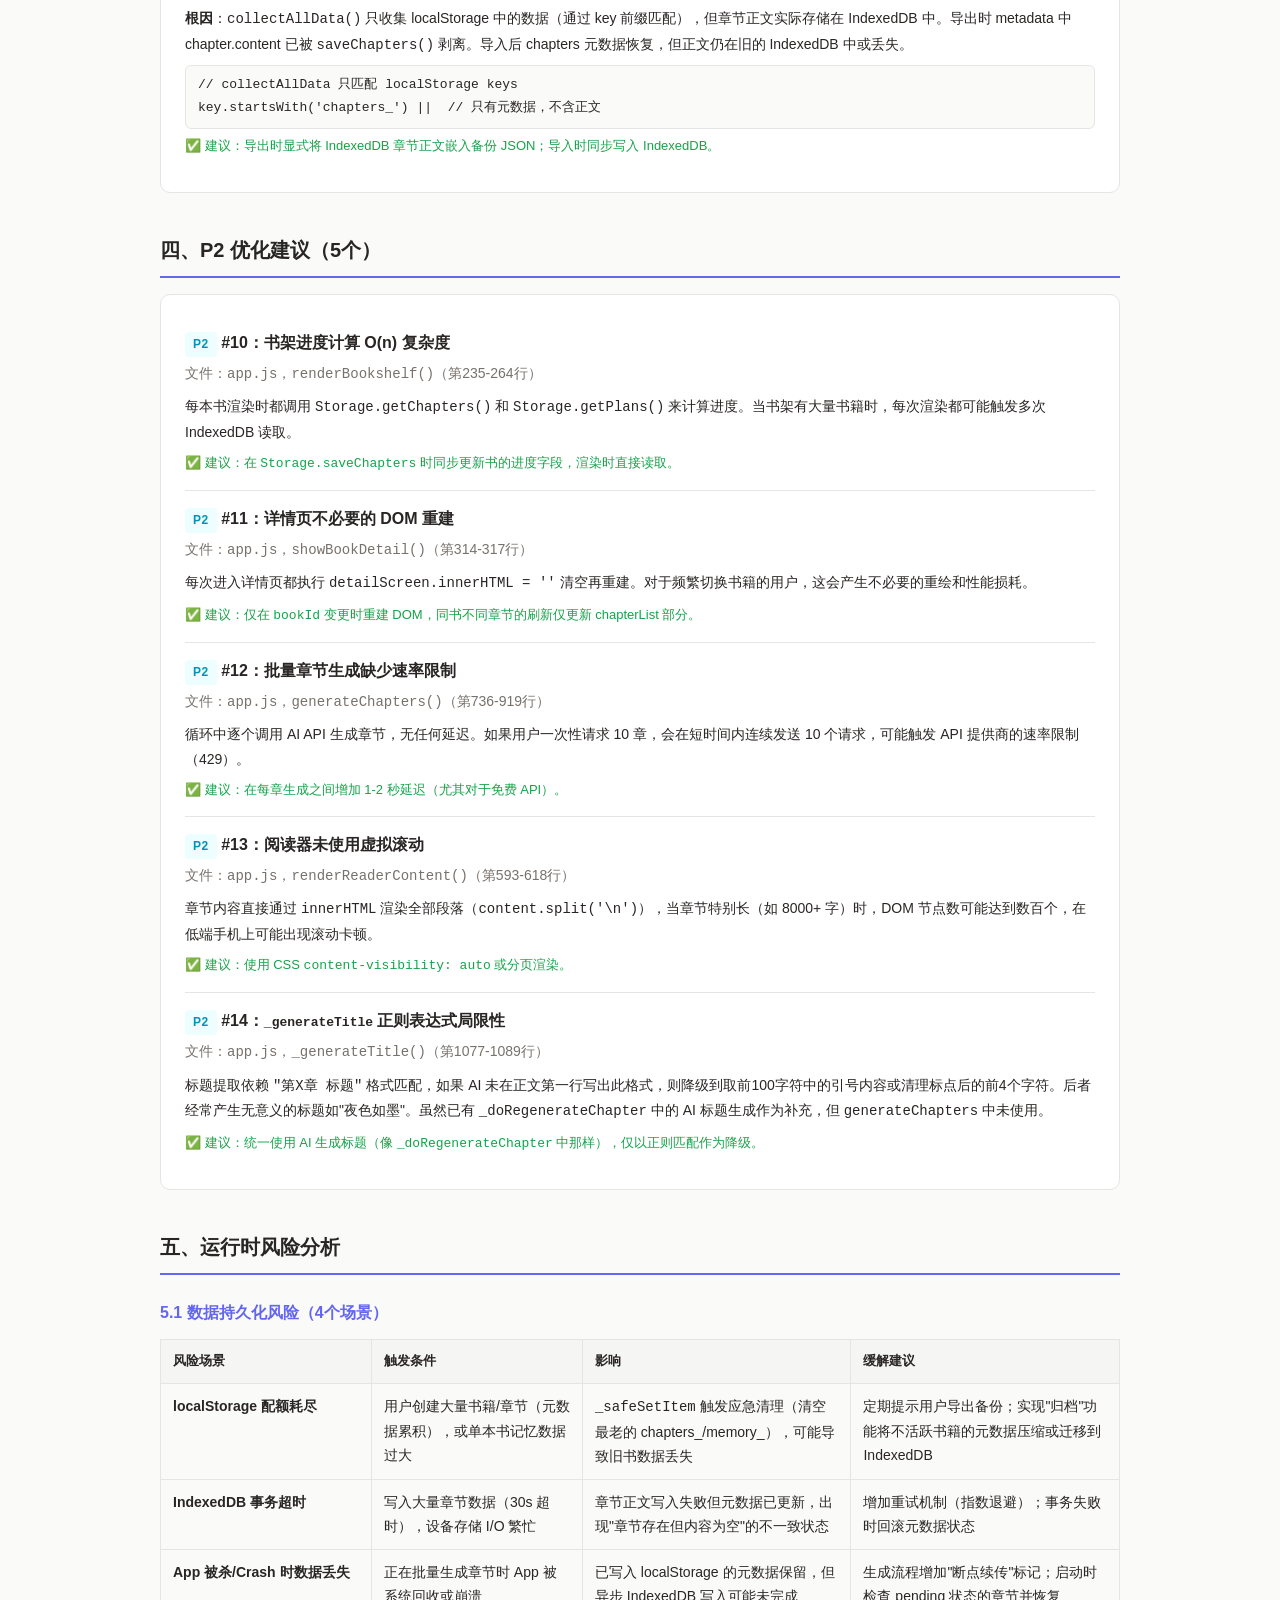
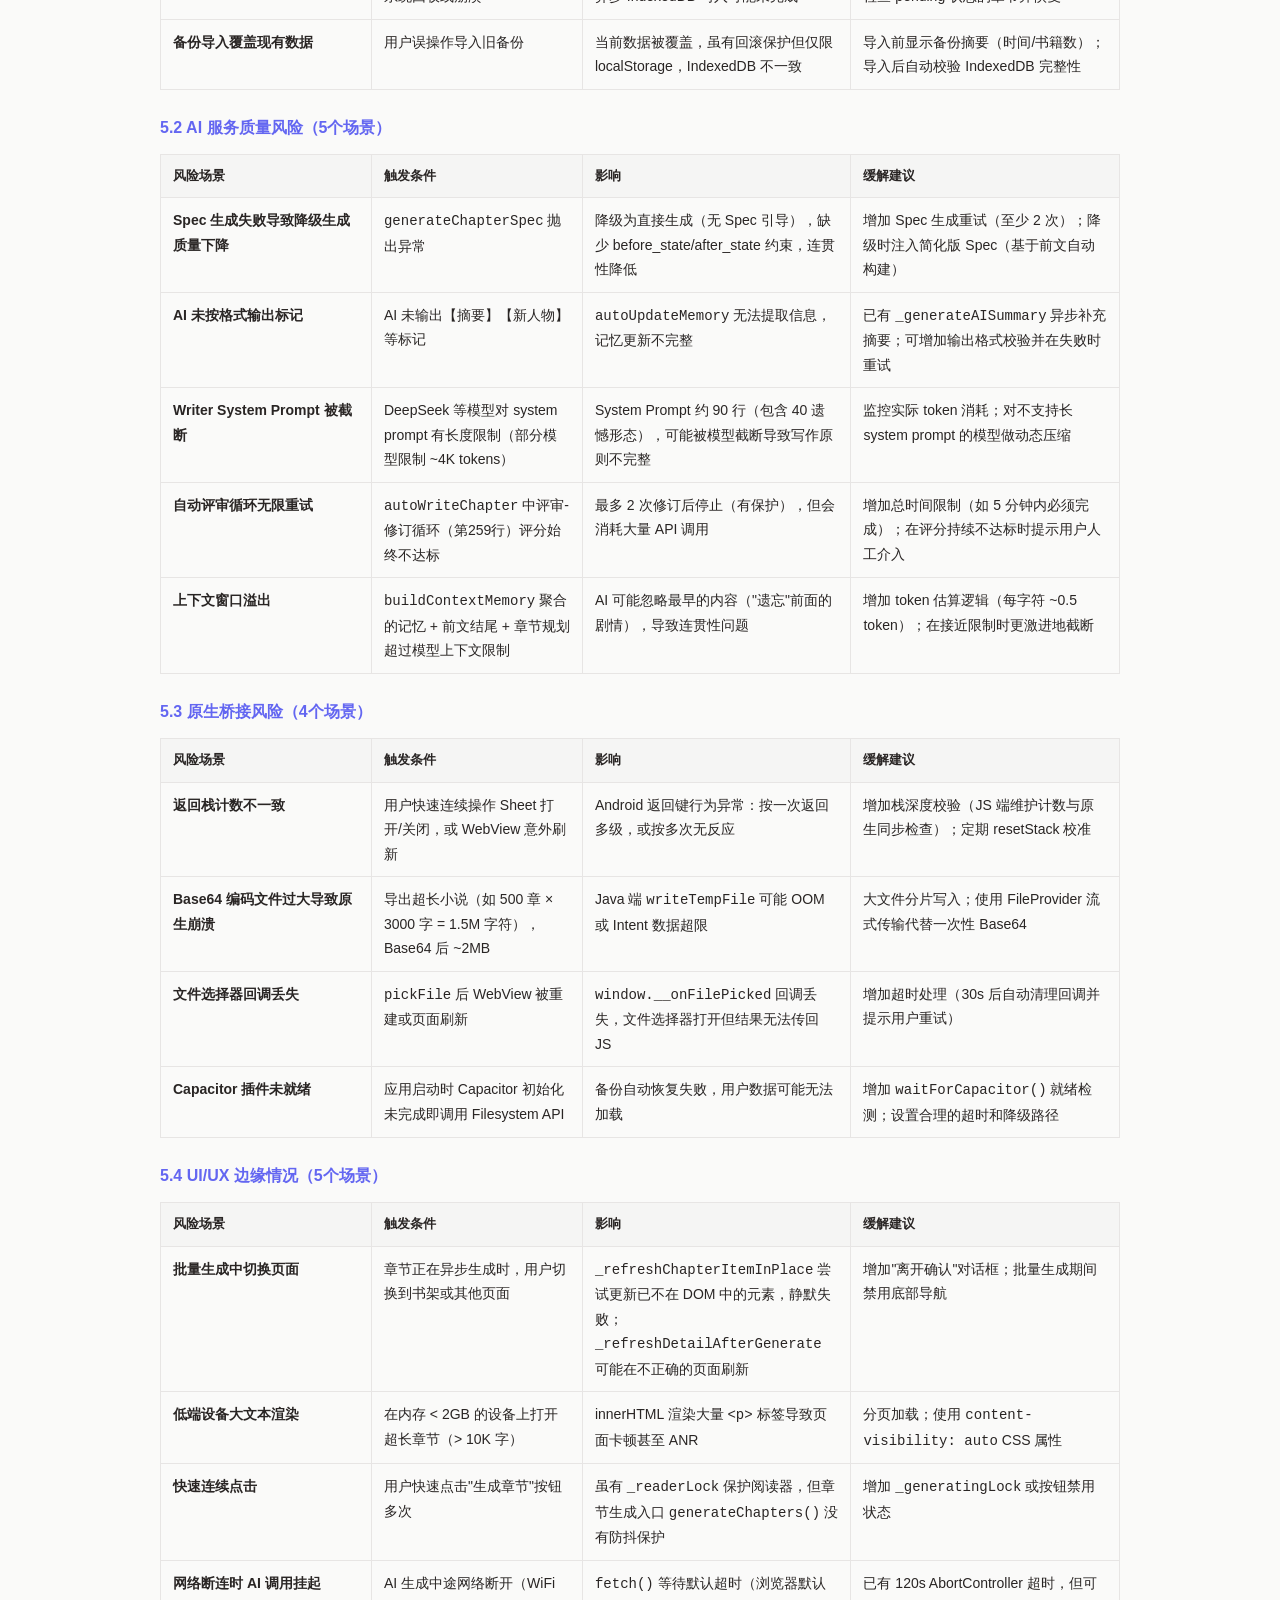
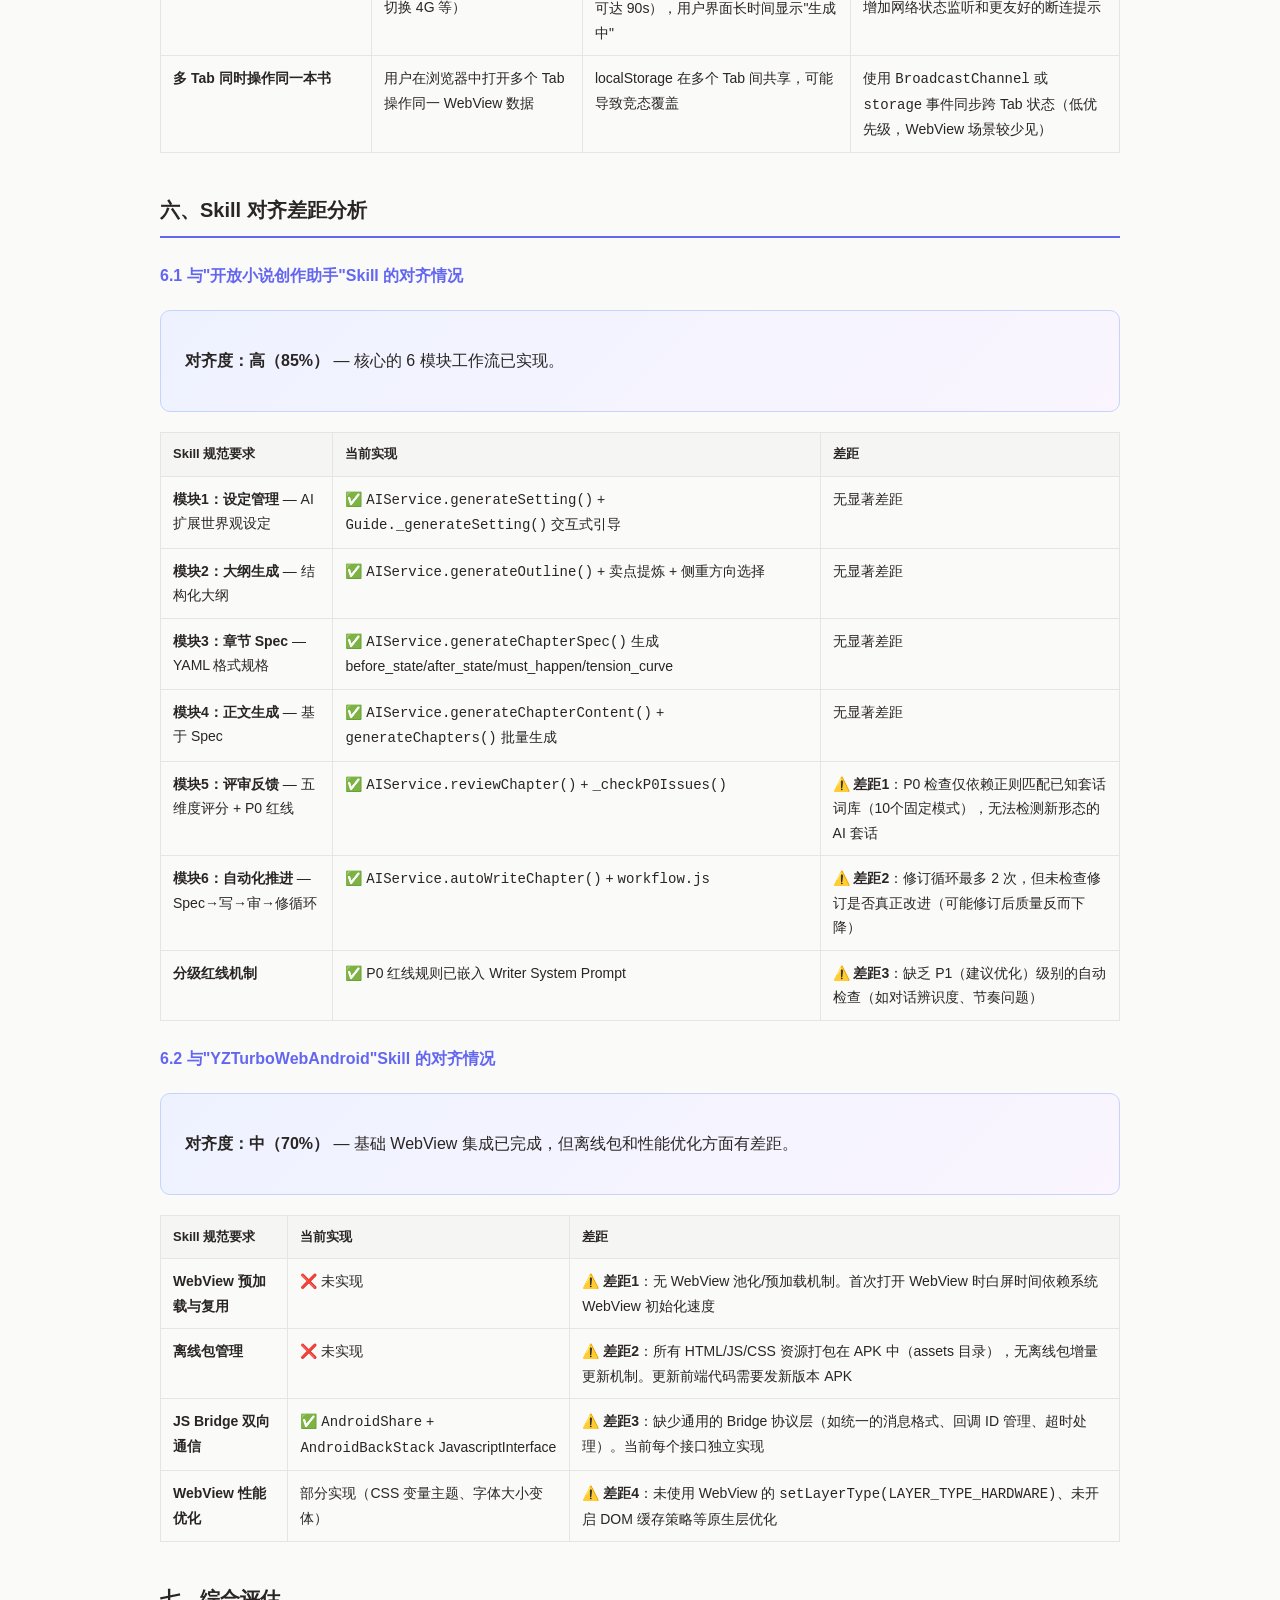
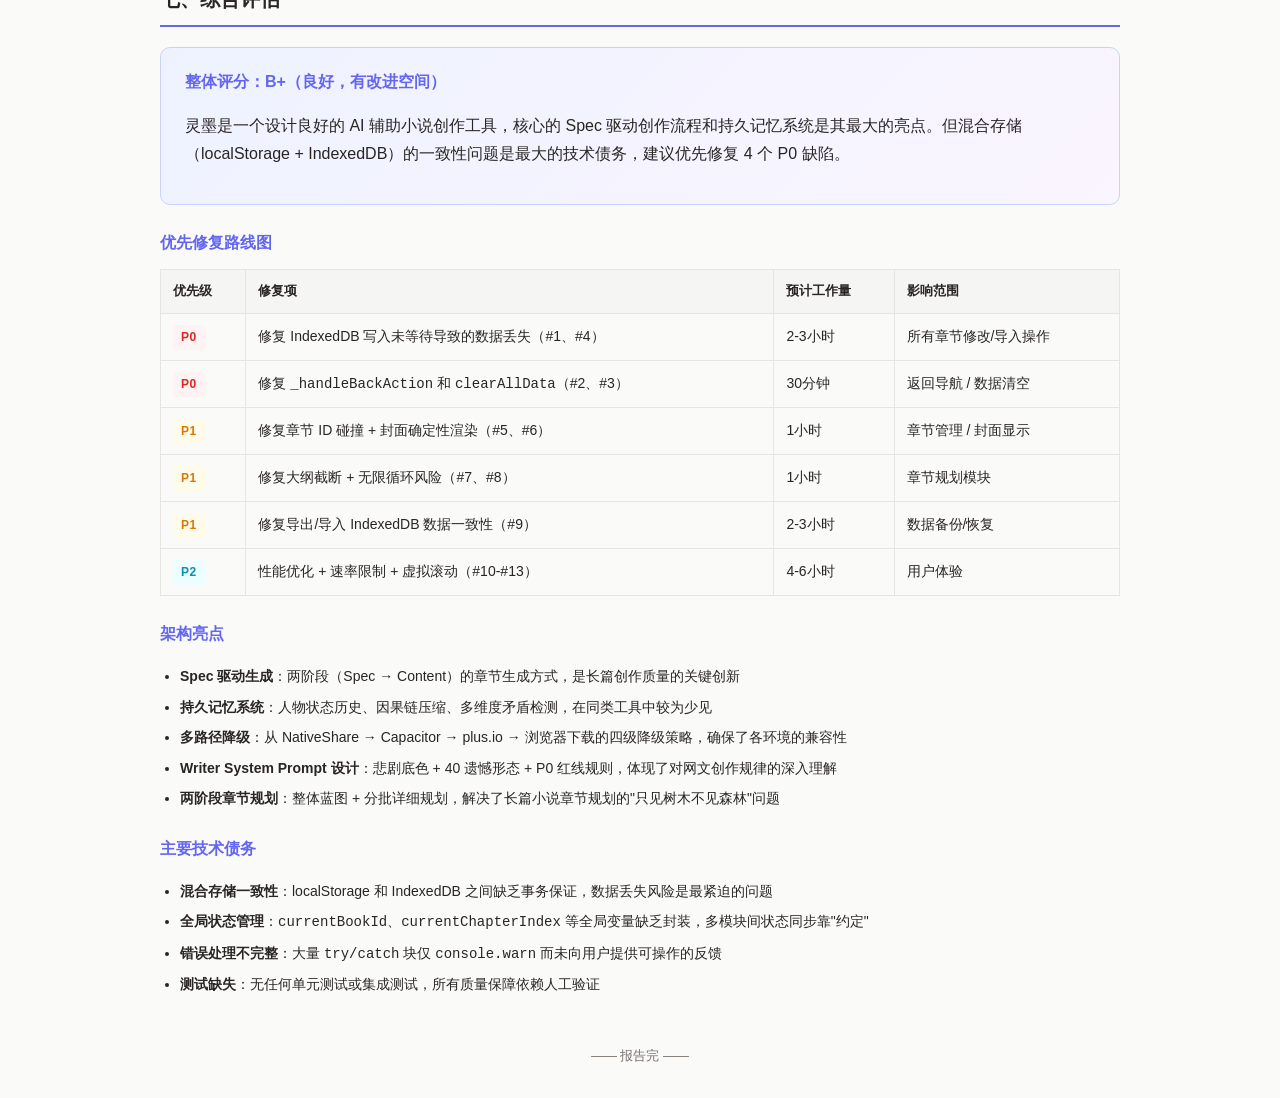
<file: architecture-analysis.html>
<!DOCTYPE html>
<html lang="zh-CN">
<head>
<meta charset="UTF-8">
<meta name="viewport" content="width=device-width, initial-scale=1.0">
<title>灵墨（Lingmo）架构分析报告</title>
<style>
  :root {
    --bg: #fafaf9;
    --card: #fff;
    --text: #292524;
    --muted: #78716c;
    --accent: #6366f1;
    --p0: #dc2626;
    --p1: #d97706;
    --p2: #0891b2;
    --border: #e7e5e4;
    --tag-bg: #f5f5f4;
    --code-bg: #fafaf9;
  }
  body {
    font-family: "PingFang SC","Microsoft YaHei","Noto Sans SC",sans-serif;
    max-width: 960px;
    margin: 0 auto;
    padding: 32px 20px 80px;
    color: var(--text);
    background: var(--bg);
    line-height: 1.75;
  }
  h1 { font-size: 28px; margin: 0 0 8px; letter-spacing: 1px; }
  h2 { font-size: 20px; margin: 40px 0 16px; padding-bottom: 8px; border-bottom: 2px solid var(--accent); }
  h3 { font-size: 16px; margin: 24px 0 12px; color: var(--accent); }
  .meta { color: var(--muted); font-size: 14px; margin-bottom: 32px; }
  .card {
    background: var(--card);
    border: 1px solid var(--border);
    border-radius: 10px;
    padding: 20px 24px;
    margin: 16px 0;
  }
  .tag {
    display: inline-block;
    padding: 2px 8px;
    border-radius: 4px;
    font-size: 12px;
    font-weight: 600;
    letter-spacing: 0.5px;
  }
  .tag-p0 { background: #fef2f2; color: var(--p0); }
  .tag-p1 { background: #fffbeb; color: var(--p1); }
  .tag-p2 { background: #ecfeff; color: var(--p2); }
  .tag-info { background: #eef2ff; color: var(--accent); }
  .defect-item {
    padding: 14px 0;
    border-bottom: 1px solid var(--border);
  }
  .defect-item:last-child { border-bottom: none; }
  .defect-title { font-weight: 600; margin-bottom: 4px; }
  .defect-detail { font-size: 14px; color: var(--muted); margin-bottom: 6px; }
  .defect-code {
    background: var(--code-bg);
    border: 1px solid var(--border);
    border-radius: 6px;
    padding: 8px 12px;
    font-family: "SF Mono","Fira Code","Consolas",monospace;
    font-size: 13px;
    white-space: pre-wrap;
    overflow-x: auto;
    margin: 6px 0;
  }
  .defect-fix { font-size: 13px; color: #16a34a; margin-top: 4px; }
  .risk-table { width: 100%; border-collapse: collapse; font-size: 14px; margin: 12px 0; }
  .risk-table th, .risk-table td {
    border: 1px solid var(--border);
    padding: 10px 12px;
    text-align: left;
    vertical-align: top;
  }
  .risk-table th { background: var(--tag-bg); font-weight: 600; font-size: 13px; }
  .arch-diagram {
    background: var(--code-bg);
    border: 1px solid var(--border);
    border-radius: 8px;
    padding: 16px 20px;
    font-family: monospace;
    font-size: 13px;
    line-height: 1.6;
    white-space: pre;
    overflow-x: auto;
  }
  .summary-box {
    background: linear-gradient(135deg, #eef2ff, #faf5ff);
    border: 1px solid #c7d2fe;
    border-radius: 10px;
    padding: 20px 24px;
    margin: 20px 0;
  }
  .stats-grid {
    display: grid;
    grid-template-columns: repeat(4,1fr);
    gap: 12px;
    margin: 16px 0;
  }
  .stat-box {
    text-align: center;
    padding: 14px 8px;
    border-radius: 8px;
  }
  .stat-box.p0 { background: #fef2f2; }
  .stat-box.p1 { background: #fffbeb; }
  .stat-box.p2 { background: #ecfeff; }
  .stat-num { font-size: 32px; font-weight: 700; }
  .stat-label { font-size: 13px; color: var(--muted); margin-top: 2px; }
  ul { padding-left: 20px; }
  li { margin: 6px 0; font-size: 14px; }
  .toc a { color: var(--accent); text-decoration: none; font-size: 14px; }
  .toc a:hover { text-decoration: underline; }
  .toc li { margin: 4px 0; }
</style>
</head>
<body>

<h1>灵墨（Lingmo）架构分析报告</h1>
<div class="meta">分析日期：2026-06-28 | 分析范围：全量代码（11个核心文件） | 总代码量：~8000行</div>

<!-- ============ 统计 ============ -->
<div class="stats-grid">
  <div class="stat-box p0"><div class="stat-num" style="color:var(--p0)">4</div><div class="stat-label">P0 严重缺陷</div></div>
  <div class="stat-box p1"><div class="stat-num" style="color:var(--p1)">5</div><div class="stat-label">P1 重要缺陷</div></div>
  <div class="stat-box p2"><div class="stat-num" style="color:var(--p2)">5</div><div class="stat-label">P2 优化建议</div></div>
  <div class="stat-box"><div class="stat-num" style="color:var(--accent)">18</div><div class="stat-label">运行时风险场景</div></div>
</div>

<!-- ============ 目录 ============ -->
<div class="card">
  <h3 style="margin-top:0">目录</h3>
  <ol class="toc">
    <li><a href="#arch">一、系统架构概览</a></li>
    <li><a href="#p0">二、P0 严重缺陷（4个）</a></li>
    <li><a href="#p1">三、P1 重要缺陷（5个）</a></li>
    <li><a href="#p2">四、P2 优化建议（5个）</a></li>
    <li><a href="#risks">五、运行时风险分析</a></li>
    <li><a href="#skills">六、Skill 对齐差距分析</a></li>
    <li><a href="#summary">七、综合评估</a></li>
  </ol>
</div>

<!-- ============ 一、架构概览 ============ -->
<h2 id="arch">一、系统架构概览</h2>

<p>灵墨采用典型的<strong>前端单页应用（SPA）+ WebView 混合架构</strong>，整体分为四个层次：</p>

<div class="arch-diagram">
┌──────────────────────────────────────────────────────────┐
│                     UI 展示层 (View)                        │
│  index.html (6屏) + styles.css (3主题)                     │
│  灵墨对话 | 书架 | 我的 | 详情 | 阅读器 | 引导页            │
│  7个 Sheet 弹窗 + Toast + 底部导航                          │
├──────────────────────────────────────────────────────────┤
│                   业务逻辑层 (Controller)                    │
│  ┌───────────┐ ┌──────────┐ ┌──────────┐ ┌──────────┐  │
│  │ app.js     │ │guide.js  │ │brainstorm│ │plan-mgr  │  │
│  │ 页面调度    │ │引导助手  │ │  .js     │ │  .js     │  │
│  │ 返回栈管理  │ │4种模式   │ │AI对话    │ │3Tab规划  │  │
│  └───────────┘ └──────────┘ └──────────┘ └──────────┘  │
│  ┌───────────┐ ┌──────────┐ ┌──────────┐               │
│  │ai-service │ │workflow  │ │cover-eng │               │
│  │  .js      │ │  .js     │ │  ine.js  │               │
│  │6个工作流  │ │自动写-审  │ │9种预设   │               │
│  └───────────┘ └──────────┘ └──────────┘               │
├──────────────────────────────────────────────────────────┤
│                    数据存储层 (Model)                       │
│  ┌──────────────────────────┐ ┌─────────────────────┐   │
│  │ localStorage              │ │ IndexedDB            │   │
│  │ (元数据/记忆/设置/规划)    │ │ (ChapterDB - 章节正文) │   │
│  │ _safeSetItem + 应急清理    │ │ 30s事务超时保护       │   │
│  └──────────────────────────┘ └─────────────────────┘   │
│  ┌──────────────────────────┐                            │
│  │ data-backup.js            │                            │
│  │ 多路径导出/导入/回滚保护   │                            │
│  └──────────────────────────┘                            │
├──────────────────────────────────────────────────────────┤
│                  原生桥接层 (Bridge)                        │
│  ┌──────────────────────┐ ┌─────────────────────┐      │
│  │ NativeShare           │ │ AndroidBackStack     │      │
│  │ (分享/保存/选择文件)   │ │ (返回栈管理)         │      │
│  └──────────────────────┘ └─────────────────────┘      │
│  ┌──────────────────────┐                                │
│  │ Capacitor Filesystem  │                                │
│  │ (文件读写)             │                                │
│  └──────────────────────┘                                │
└──────────────────────────────────────────────────────────┘
</div>

<h3>关键架构决策</h3>
<ul>
  <li><strong>混合存储</strong>：localStorage 存元数据（书籍/记忆/设置/规划），IndexedDB 存章节正文大文本。这种分离是合理的——localStorage 同步读写快适合元数据，IndexedDB 异步适合大文本——但增加了数据一致性风险（见缺陷#1、#2）。</li>
  <li><strong>Spec 驱动生成</strong>：每章先生成 YAML Spec（before_state/after_state/must_happen），再基于 Spec 写正文。这是与"开放小说创作助手" Skill 最核心的对齐点。</li>
  <li><strong>持久记忆系统</strong>：per-book 的人物状态历史、伏笔回收追踪、因果链压缩、世界状态——这是长篇创作质量的关键保障。</li>
  <li><strong>多路径桥接</strong>：NativeShare → Capacitor Share → plus.io → 浏览器下载，四级降级确保各环境可用。</li>
  <li><strong>Sheet Overlay + 原生返回栈</strong>：每个 Sheet 打开/关闭同步通知原生层栈深度，确保 Android 返回键行为正确。</li>
</ul>

<h3>模块依赖关系</h3>
<div class="arch-diagram">
index.html 加载顺序:
  capacitor-core → capacitor-filesystem → android-bridge
  → storage → data-backup → ai-service → cover-engine
  → workflow → plan-manager → guide → brainstorm → app
</div>

<!-- ============ 二、P0 缺陷 ============ -->
<h2 id="p0">二、P0 严重缺陷（4个）</h2>

<div class="card">
  <div class="defect-item">
    <div class="defect-title"><span class="tag tag-p0">P0</span> #1：章节修改后 IndexedDB 未同步，数据丢失风险</div>
    <div class="defect-detail">文件：<code>app.js</code>，函数 <code>_doReviseChapter</code>（第1125-1171行）和 <code>_doRegenerateChapter</code>（第1173-1299行）</div>
    <p style="font-size:14px;margin:8px 0"><strong>根因</strong>：两个函数都调用了 <code>Storage.saveChapters(currentBookId, chapters)</code>，该函数内部会将 <code>content</code> 从元数据中剥离后异步写入 IndexedDB。但这两个函数紧接着调用 <code>openReader()</code> 刷新阅读器，<strong>未等待 IndexedDB 写入完成</strong>。如果此时 App 崩溃或页面被关闭，修改后的章节正文会丢失。</p>
    <div class="defect-code">// _doReviseChapter 第1160行
target.content = aiResult.trim();
Storage.saveChapters(currentBookId, chapters);
// ⚠️ saveChapters 内部异步写 IndexedDB，这里未 await
openReader(currentChapterIndex);  // 立即刷新阅读器</div>
    <div class="defect-fix">✅ 建议：改用 <code>Storage._indexedDBPutChapter()</code> 先同步写入 IndexedDB 再刷新；或让 <code>saveChapters</code> 返回 Promise 并 await。</div>
  </div>

  <div class="defect-item">
    <div class="defect-title"><span class="tag tag-p0">P0</span> #2：<code>_handleBackAction</code> 无条件触发 Guide 模块，可能导致运行时错误</div>
    <div class="defect-detail">文件：<code>app.js</code>，第89-94行</div>
    <p style="font-size:14px;margin:8px 0"><strong>根因</strong>：只检查了 <code>Guide.state.mode</code> 是否为真值，但<strong>未检查 Guide 页面（guidePage）是否正在展示</strong>。在用户处于书架/设置页面按返回键时，如果之前使用过 Guide 模块（state.mode 仍为非空），会错误地触发 <code>Guide._goBack()</code>，可能导致页面跳转异常。</p>
    <div class="defect-code">// 第89-94行
if (typeof Guide !== 'undefined' && Guide._goBack && Guide.state && Guide.state.mode) {
    Guide._goBack();
    _popNativeStack();
    return;
}</div>
    <div class="defect-fix">✅ 建议：增加 <code>guidePage</code> 的 active 状态检查：
<code>document.getElementById('guidePage')?.classList.contains('active')</code></div>
  </div>

  <div class="defect-item">
    <div class="defect-title"><span class="tag tag-p0">P0</span> #3：<code>clearAllData()</code> 使用 <code>localStorage.clear()</code> 清除非灵墨数据</div>
    <div class="defect-detail">文件：<code>app.js</code>，第1689行</div>
    <p style="font-size:14px;margin:8px 0"><strong>根因</strong>：<code>localStorage.clear()</code> 会清除<strong>所有</strong> localStorage 键值对，包括其他库/插件的数据、浏览器缓存等。在 WebView 混合应用中，可能误删 Capacitor 插件状态或其他 SDK 数据。</p>
    <div class="defect-code">// 第1689行
localStorage.clear();  // ⚠️ 清除所有键，非仅灵墨数据</div>
    <div class="defect-fix">✅ 建议：使用 <code>DataBackup.collectAllData()</code> 的逻辑精确匹配 key 前缀（books/chapters_/memory_/plans_/specs_/reviews_/ai_models/active_model_id/bs_），逐项 remove。</div>
  </div>

  <div class="defect-item">
    <div class="defect-title"><span class="tag tag-p0">P0</span> #4：数据导入时 IndexedDB 数据未纳入回滚快照</div>
    <div class="defect-detail">文件：<code>data-backup.js</code>，<code>_doImport()</code>（第558-629行）</div>
    <p style="font-size:14px;margin:8px 0"><strong>根因</strong>：导入备份时只快照了 localStorage 的当前值用于回滚，但<strong>未处理 IndexedDB 中的章节正文数据</strong>。如果导入中途失败，localStorage 回滚了但 IndexedDB 可能已被部分覆盖，导致数据不一致。</p>
    <div class="defect-code">// _doImport 第565-578行
const tempSnapshot = {};
keys.forEach(key => {
    const existing = localStorage.getItem(key);
    if (existing !== null) tempSnapshot[key] = existing;
});
// ⚠️ 未备份 IndexedDB 中的章节正文</div>
    <div class="defect-fix">✅ 建议：导入前先收集所有 bookId，备份对应的 IndexedDB 章节数据到临时 ObjectStore；导入失败时恢复 IndexedDB 数据。</div>
  </div>
</div>

<!-- ============ 三、P1 缺陷 ============ -->
<h2 id="p1">三、P1 重要缺陷（5个）</h2>

<div class="card">
  <div class="defect-item">
    <div class="defect-title"><span class="tag tag-p1">P1</span> #5：章节 ID 碰撞风险</div>
    <div class="defect-detail">文件：<code>app.js</code>，第711行</div>
    <p style="font-size:14px;margin:8px 0"><strong>根因</strong>：章节 ID 生成使用 <code>Math.random().toString(36).substring(2, 6)</code> 仅产生 4 位随机字符（~1.6M 种可能），配合时间戳在同一毫秒内批量创建多章时碰撞概率不可忽略。</p>
    <div class="defect-code">// 第711行
const randomSuffix = Math.random().toString(36).substring(2, 6);
const shellId = 'ch_' + baseTimestamp + '_' + randomSuffix + '_' + i;</div>
    <div class="defect-fix">✅ 建议：使用 <code>crypto.randomUUID()</code> 或增加随机长度到 8 位以上。</div>
  </div>

  <div class="defect-item">
    <div class="defect-title"><span class="tag tag-p1">P1</span> #6：封面渲染非确定性导致视觉闪烁</div>
    <div class="defect-detail">文件：<code>cover-engine.js</code>，<code>_starsHTML()</code>（第173-183行）</div>
    <p style="font-size:14px;margin:8px 0"><strong>根因</strong>：<code>_starsHTML()</code> 使用 <code>Math.random()</code> 生成星星位置，每次调用产生不同的位置。当详情页通过 <code>showBookDetail()</code> 重建 DOM 时（先清空再 innerHTML），封面重新渲染导致星星位置跳动。</p>
    <div class="defect-code">// 第175-178行
for (let i = 0; i < 10; i++) {
    const top = Math.random() * 90;   // ⚠️ 每次不同
    const left = Math.random() * 90;  // ⚠️ 每次不同</div>
    <div class="defect-fix">✅ 建议：基于书名/ID 的 hash 生成确定性的随机种子（如简单的 hash 函数）。</div>
  </div>

  <div class="defect-item">
    <div class="defect-title"><span class="tag tag-p1">P1</span> #7：<code>buildContextMemory</code> 大纲截断策略过于激进</div>
    <div class="defect-detail">文件：<code>plan-manager.js</code>，<code>_buildBatchDetailPrompts()</code>（第1131行）</div>
    <p style="font-size:14px;margin:8px 0"><strong>根因</strong>：大纲截断长度根据总章数计算——50章以下仅截 800 字符，200章以上截 4000 字符。对于复杂大纲（如 50 章但设定极丰富），800 字符可能远远不够，AI 无法获取足够的大纲上下文。</p>
    <div class="defect-code">// 第1131行
const outlineCutLen = totalChapters <= 50 ? 800 : 
    (totalChapters <= 200 ? 2000 : 4000);</div>
    <div class="defect-fix">✅ 建议：改为按实际文本长度的百分比截断（如 50%），同时设上下限（800-4000）。</div>
  </div>

  <div class="defect-item">
    <div class="defect-title"><span class="tag tag-p1">P1</span> #8：<code>_continueChapterPlan</code> 无限循环风险</div>
    <div class="defect-detail">文件：<code>plan-manager.js</code>，第1473-1478行</div>
    <p style="font-size:14px;margin:8px 0"><strong>根因</strong>：当 <code>totalChapters === 0</code>（大纲和蓝图中都未解析出总章数）时，chapter_count 被设为 <code>lastPlanned + batchSize</code>，这是一个递增的值。每次调用"继续规划"都会生成新的 batchSize，如果 AI 返回失败但未更新 lastPlanned，可能形成无效循环。</p>
    <div class="defect-code">// 第1474行
chapter_count: totalChapters > 0 ? String(totalChapters) : 
    String(lastPlanned + this.state.chapterPlanBatchSize),
// ⚠️ totalChapters=0 时 chapter_count 每次递增，无终止条件</div>
    <div class="defect-fix">✅ 建议：当 totalChapters 无法解析时，弹窗让用户手动输入目标章数，而不是自动递增。</div>
  </div>

  <div class="defect-item">
    <div class="defect-title"><span class="tag tag-p1">P1</span> #9：章节规划数据导入后 IndexedDB 不一致</div>
    <div class="defect-detail">文件：<code>data-backup.js</code>，<code>collectAllData()</code>（第299-326行）</div>
    <p style="font-size:14px;margin:8px 0"><strong>根因</strong>：<code>collectAllData()</code> 只收集 localStorage 中的数据（通过 key 前缀匹配），但章节正文实际存储在 IndexedDB 中。导出时 metadata 中 chapter.content 已被 <code>saveChapters()</code> 剥离。导入后 chapters 元数据恢复，但正文仍在旧的 IndexedDB 中或丢失。</p>
    <div class="defect-code">// collectAllData 只匹配 localStorage keys
key.startsWith('chapters_') ||  // 只有元数据，不含正文</div>
    <div class="defect-fix">✅ 建议：导出时显式将 IndexedDB 章节正文嵌入备份 JSON；导入时同步写入 IndexedDB。</div>
  </div>
</div>

<!-- ============ 四、P2 缺陷 ============ -->
<h2 id="p2">四、P2 优化建议（5个）</h2>

<div class="card">
  <div class="defect-item">
    <div class="defect-title"><span class="tag tag-p2">P2</span> #10：书架进度计算 O(n) 复杂度</div>
    <div class="defect-detail">文件：<code>app.js</code>，<code>renderBookshelf()</code>（第235-264行）</div>
    <p style="font-size:14px;margin:8px 0">每本书渲染时都调用 <code>Storage.getChapters()</code> 和 <code>Storage.getPlans()</code> 来计算进度。当书架有大量书籍时，每次渲染都可能触发多次 IndexedDB 读取。</p>
    <div class="defect-fix">✅ 建议：在 <code>Storage.saveChapters</code> 时同步更新书的进度字段，渲染时直接读取。</div>
  </div>

  <div class="defect-item">
    <div class="defect-title"><span class="tag tag-p2">P2</span> #11：详情页不必要的 DOM 重建</div>
    <div class="defect-detail">文件：<code>app.js</code>，<code>showBookDetail()</code>（第314-317行）</div>
    <p style="font-size:14px;margin:8px 0">每次进入详情页都执行 <code>detailScreen.innerHTML = ''</code> 清空再重建。对于频繁切换书籍的用户，这会产生不必要的重绘和性能损耗。</p>
    <div class="defect-fix">✅ 建议：仅在 <code>bookId</code> 变更时重建 DOM，同书不同章节的刷新仅更新 chapterList 部分。</div>
  </div>

  <div class="defect-item">
    <div class="defect-title"><span class="tag tag-p2">P2</span> #12：批量章节生成缺少速率限制</div>
    <div class="defect-detail">文件：<code>app.js</code>，<code>generateChapters()</code>（第736-919行）</div>
    <p style="font-size:14px;margin:8px 0">循环中逐个调用 AI API 生成章节，无任何延迟。如果用户一次性请求 10 章，会在短时间内连续发送 10 个请求，可能触发 API 提供商的速率限制（429）。</p>
    <div class="defect-fix">✅ 建议：在每章生成之间增加 1-2 秒延迟（尤其对于免费 API）。</div>
  </div>

  <div class="defect-item">
    <div class="defect-title"><span class="tag tag-p2">P2</span> #13：阅读器未使用虚拟滚动</div>
    <div class="defect-detail">文件：<code>app.js</code>，<code>renderReaderContent()</code>（第593-618行）</div>
    <p style="font-size:14px;margin:8px 0">章节内容直接通过 <code>innerHTML</code> 渲染全部段落（<code>content.split('\n')</code>），当章节特别长（如 8000+ 字）时，DOM 节点数可能达到数百个，在低端手机上可能出现滚动卡顿。</p>
    <div class="defect-fix">✅ 建议：使用 CSS <code>content-visibility: auto</code> 或分页渲染。</div>
  </div>

  <div class="defect-item">
    <div class="defect-title"><span class="tag tag-p2">P2</span> #14：<code>_generateTitle</code> 正则表达式局限性</div>
    <div class="defect-detail">文件：<code>app.js</code>，<code>_generateTitle()</code>（第1077-1089行）</div>
    <p style="font-size:14px;margin:8px 0">标题提取依赖 <code>"第X章 标题"</code> 格式匹配，如果 AI 未在正文第一行写出此格式，则降级到取前100字符中的引号内容或清理标点后的前4个字符。后者经常产生无意义的标题如"夜色如墨"。虽然已有 <code>_doRegenerateChapter</code> 中的 AI 标题生成作为补充，但 <code>generateChapters</code> 中未使用。</p>
    <div class="defect-fix">✅ 建议：统一使用 AI 生成标题（像 <code>_doRegenerateChapter</code> 中那样），仅以正则匹配作为降级。</div>
  </div>
</div>

<!-- ============ 五、运行时风险 ============ -->
<h2 id="risks">五、运行时风险分析</h2>

<h3>5.1 数据持久化风险（4个场景）</h3>
<table class="risk-table">
<tr><th style="width:22%">风险场景</th><th style="width:22%">触发条件</th><th style="width:28%">影响</th><th>缓解建议</th></tr>
<tr>
  <td><strong>localStorage 配额耗尽</strong></td>
  <td>用户创建大量书籍/章节（元数据累积），或单本书记忆数据过大</td>
  <td><code>_safeSetItem</code> 触发应急清理（清空最老的 chapters_/memory_），可能导致旧书数据丢失</td>
  <td>定期提示用户导出备份；实现"归档"功能将不活跃书籍的元数据压缩或迁移到 IndexedDB</td>
</tr>
<tr>
  <td><strong>IndexedDB 事务超时</strong></td>
  <td>写入大量章节数据（30s 超时），设备存储 I/O 繁忙</td>
  <td>章节正文写入失败但元数据已更新，出现"章节存在但内容为空"的不一致状态</td>
  <td>增加重试机制（指数退避）；事务失败时回滚元数据状态</td>
</tr>
<tr>
  <td><strong>App 被杀/Crash 时数据丢失</strong></td>
  <td>正在批量生成章节时 App 被系统回收或崩溃</td>
  <td>已写入 localStorage 的元数据保留，但异步 IndexedDB 写入可能未完成</td>
  <td>生成流程增加"断点续传"标记；启动时检查 pending 状态的章节并恢复</td>
</tr>
<tr>
  <td><strong>备份导入覆盖现有数据</strong></td>
  <td>用户误操作导入旧备份</td>
  <td>当前数据被覆盖，虽有回滚保护但仅限 localStorage，IndexedDB 不一致</td>
  <td>导入前显示备份摘要（时间/书籍数）；导入后自动校验 IndexedDB 完整性</td>
</tr>
</table>

<h3>5.2 AI 服务质量风险（5个场景）</h3>
<table class="risk-table">
<tr><th style="width:22%">风险场景</th><th style="width:22%">触发条件</th><th style="width:28%">影响</th><th>缓解建议</th></tr>
<tr>
  <td><strong>Spec 生成失败导致降级生成质量下降</strong></td>
  <td><code>generateChapterSpec</code> 抛出异常</td>
  <td>降级为直接生成（无 Spec 引导），缺少 before_state/after_state 约束，连贯性降低</td>
  <td>增加 Spec 生成重试（至少 2 次）；降级时注入简化版 Spec（基于前文自动构建）</td>
</tr>
<tr>
  <td><strong>AI 未按格式输出标记</strong></td>
  <td>AI 未输出【摘要】【新人物】等标记</td>
  <td><code>autoUpdateMemory</code> 无法提取信息，记忆更新不完整</td>
  <td>已有 <code>_generateAISummary</code> 异步补充摘要；可增加输出格式校验并在失败时重试</td>
</tr>
<tr>
  <td><strong>Writer System Prompt 被截断</strong></td>
  <td>DeepSeek 等模型对 system prompt 有长度限制（部分模型限制 ~4K tokens）</td>
  <td>System Prompt 约 90 行（包含 40 遗憾形态），可能被模型截断导致写作原则不完整</td>
  <td>监控实际 token 消耗；对不支持长 system prompt 的模型做动态压缩</td>
</tr>
<tr>
  <td><strong>自动评审循环无限重试</strong></td>
  <td><code>autoWriteChapter</code> 中评审-修订循环（第259行）评分始终不达标</td>
  <td>最多 2 次修订后停止（有保护），但会消耗大量 API 调用</td>
  <td>增加总时间限制（如 5 分钟内必须完成）；在评分持续不达标时提示用户人工介入</td>
</tr>
<tr>
  <td><strong>上下文窗口溢出</strong></td>
  <td><code>buildContextMemory</code> 聚合的记忆 + 前文结尾 + 章节规划超过模型上下文限制</td>
  <td>AI 可能忽略最早的内容（"遗忘"前面的剧情），导致连贯性问题</td>
  <td>增加 token 估算逻辑（每字符 ~0.5 token）；在接近限制时更激进地截断</td>
</tr>
</table>

<h3>5.3 原生桥接风险（4个场景）</h3>
<table class="risk-table">
<tr><th style="width:22%">风险场景</th><th style="width:22%">触发条件</th><th style="width:28%">影响</th><th>缓解建议</th></tr>
<tr>
  <td><strong>返回栈计数不一致</strong></td>
  <td>用户快速连续操作 Sheet 打开/关闭，或 WebView 意外刷新</td>
  <td>Android 返回键行为异常：按一次返回多级，或按多次无反应</td>
  <td>增加栈深度校验（JS 端维护计数与原生同步检查）；定期 resetStack 校准</td>
</tr>
<tr>
  <td><strong>Base64 编码文件过大导致原生崩溃</strong></td>
  <td>导出超长小说（如 500 章 × 3000 字 = 1.5M 字符），Base64 后 ~2MB</td>
  <td>Java 端 <code>writeTempFile</code> 可能 OOM 或 Intent 数据超限</td>
  <td>大文件分片写入；使用 FileProvider 流式传输代替一次性 Base64</td>
</tr>
<tr>
  <td><strong>文件选择器回调丢失</strong></td>
  <td><code>pickFile</code> 后 WebView 被重建或页面刷新</td>
  <td><code>window.__onFilePicked</code> 回调丢失，文件选择器打开但结果无法传回 JS</td>
  <td>增加超时处理（30s 后自动清理回调并提示用户重试）</td>
</tr>
<tr>
  <td><strong>Capacitor 插件未就绪</strong></td>
  <td>应用启动时 Capacitor 初始化未完成即调用 Filesystem API</td>
  <td>备份自动恢复失败，用户数据可能无法加载</td>
  <td>增加 <code>waitForCapacitor()</code> 就绪检测；设置合理的超时和降级路径</td>
</tr>
</table>

<h3>5.4 UI/UX 边缘情况（5个场景）</h3>
<table class="risk-table">
<tr><th style="width:22%">风险场景</th><th style="width:22%">触发条件</th><th style="width:28%">影响</th><th>缓解建议</th></tr>
<tr>
  <td><strong>批量生成中切换页面</strong></td>
  <td>章节正在异步生成时，用户切换到书架或其他页面</td>
  <td><code>_refreshChapterItemInPlace</code> 尝试更新已不在 DOM 中的元素，静默失败；<code>_refreshDetailAfterGenerate</code> 可能在不正确的页面刷新</td>
  <td>增加"离开确认"对话框；批量生成期间禁用底部导航</td>
</tr>
<tr>
  <td><strong>低端设备大文本渲染</strong></td>
  <td>在内存 < 2GB 的设备上打开超长章节（> 10K 字）</td>
  <td>innerHTML 渲染大量 <code>&lt;p&gt;</code> 标签导致页面卡顿甚至 ANR</td>
  <td>分页加载；使用 <code>content-visibility: auto</code> CSS 属性</td>
</tr>
<tr>
  <td><strong>快速连续点击</strong></td>
  <td>用户快速点击"生成章节"按钮多次</td>
  <td>虽有 <code>_readerLock</code> 保护阅读器，但章节生成入口 <code>generateChapters()</code> 没有防抖保护</td>
  <td>增加 <code>_generatingLock</code> 或按钮禁用状态</td>
</tr>
<tr>
  <td><strong>网络断连时 AI 调用挂起</strong></td>
  <td>AI 生成中途网络断开（WiFi 切换 4G 等）</td>
  <td><code>fetch()</code> 等待默认超时（浏览器默认可达 90s），用户界面长时间显示"生成中"</td>
  <td>已有 120s AbortController 超时，但可增加网络状态监听和更友好的断连提示</td>
</tr>
<tr>
  <td><strong>多 Tab 同时操作同一本书</strong></td>
  <td>用户在浏览器中打开多个 Tab 操作同一 WebView 数据</td>
  <td>localStorage 在多个 Tab 间共享，可能导致竞态覆盖</td>
  <td>使用 <code>BroadcastChannel</code> 或 <code>storage</code> 事件同步跨 Tab 状态（低优先级，WebView 场景较少见）</td>
</tr>
</table>

<!-- ============ 六、Skill 对齐 ============ -->
<h2 id="skills">六、Skill 对齐差距分析</h2>

<h3>6.1 与"开放小说创作助手"Skill 的对齐情况</h3>

<div class="summary-box">
  <p><strong>对齐度：高（85%）</strong> — 核心的 6 模块工作流已实现。</p>
</div>

<table class="risk-table">
<tr><th>Skill 规范要求</th><th>当前实现</th><th>差距</th></tr>
<tr>
  <td><strong>模块1：设定管理</strong> — AI 扩展世界观设定</td>
  <td>✅ <code>AIService.generateSetting()</code> + <code>Guide._generateSetting()</code> 交互式引导</td>
  <td>无显著差距</td>
</tr>
<tr>
  <td><strong>模块2：大纲生成</strong> — 结构化大纲</td>
  <td>✅ <code>AIService.generateOutline()</code> + 卖点提炼 + 侧重方向选择</td>
  <td>无显著差距</td>
</tr>
<tr>
  <td><strong>模块3：章节 Spec</strong> — YAML 格式规格</td>
  <td>✅ <code>AIService.generateChapterSpec()</code> 生成 before_state/after_state/must_happen/tension_curve</td>
  <td>无显著差距</td>
</tr>
<tr>
  <td><strong>模块4：正文生成</strong> — 基于 Spec</td>
  <td>✅ <code>AIService.generateChapterContent()</code> + <code>generateChapters()</code> 批量生成</td>
  <td>无显著差距</td>
</tr>
<tr>
  <td><strong>模块5：评审反馈</strong> — 五维度评分 + P0 红线</td>
  <td>✅ <code>AIService.reviewChapter()</code> + <code>_checkP0Issues()</code></td>
  <td>⚠️ <strong>差距1</strong>：P0 检查仅依赖正则匹配已知套话词库（10个固定模式），无法检测新形态的 AI 套话</td>
</tr>
<tr>
  <td><strong>模块6：自动化推进</strong> — Spec→写→审→修循环</td>
  <td>✅ <code>AIService.autoWriteChapter()</code> + <code>workflow.js</code></td>
  <td>⚠️ <strong>差距2</strong>：修订循环最多 2 次，但未检查修订是否真正改进（可能修订后质量反而下降）</td>
</tr>
<tr>
  <td><strong>分级红线机制</strong></td>
  <td>✅ P0 红线规则已嵌入 Writer System Prompt</td>
  <td>⚠️ <strong>差距3</strong>：缺乏 P1（建议优化）级别的自动检查（如对话辨识度、节奏问题）</td>
</tr>
</table>

<h3>6.2 与"YZTurboWebAndroid"Skill 的对齐情况</h3>

<div class="summary-box">
  <p><strong>对齐度：中（70%）</strong> — 基础 WebView 集成已完成，但离线包和性能优化方面有差距。</p>
</div>

<table class="risk-table">
<tr><th>Skill 规范要求</th><th>当前实现</th><th>差距</th></tr>
<tr>
  <td><strong>WebView 预加载与复用</strong></td>
  <td>❌ 未实现</td>
  <td>⚠️ <strong>差距1</strong>：无 WebView 池化/预加载机制。首次打开 WebView 时白屏时间依赖系统 WebView 初始化速度</td>
</tr>
<tr>
  <td><strong>离线包管理</strong></td>
  <td>❌ 未实现</td>
  <td>⚠️ <strong>差距2</strong>：所有 HTML/JS/CSS 资源打包在 APK 中（assets 目录），无离线包增量更新机制。更新前端代码需要发新版本 APK</td>
</tr>
<tr>
  <td><strong>JS Bridge 双向通信</strong></td>
  <td>✅ <code>AndroidShare</code> + <code>AndroidBackStack</code> JavascriptInterface</td>
  <td>⚠️ <strong>差距3</strong>：缺少通用的 Bridge 协议层（如统一的消息格式、回调 ID 管理、超时处理）。当前每个接口独立实现</td>
</tr>
<tr>
  <td><strong>WebView 性能优化</strong></td>
  <td>部分实现（CSS 变量主题、字体大小变体）</td>
  <td>⚠️ <strong>差距4</strong>：未使用 WebView 的 <code>setLayerType(LAYER_TYPE_HARDWARE)</code>、未开启 DOM 缓存策略等原生层优化</td>
</tr>
</table>

<!-- ============ 七、综合评估 ============ -->
<h2 id="summary">七、综合评估</h2>

<div class="summary-box">
  <h3 style="margin-top:0">整体评分：B+（良好，有改进空间）</h3>
  <p>灵墨是一个设计良好的 AI 辅助小说创作工具，核心的 Spec 驱动创作流程和持久记忆系统是其最大的亮点。但混合存储（localStorage + IndexedDB）的一致性问题是最大的技术债务，建议优先修复 4 个 P0 缺陷。</p>
</div>

<h3>优先修复路线图</h3>
<table class="risk-table">
<tr><th>优先级</th><th>修复项</th><th>预计工作量</th><th>影响范围</th></tr>
<tr>
  <td><span class="tag tag-p0">P0</span></td>
  <td>修复 IndexedDB 写入未等待导致的数据丢失（#1、#4）</td>
  <td>2-3小时</td>
  <td>所有章节修改/导入操作</td>
</tr>
<tr>
  <td><span class="tag tag-p0">P0</span></td>
  <td>修复 <code>_handleBackAction</code> 和 <code>clearAllData</code>（#2、#3）</td>
  <td>30分钟</td>
  <td>返回导航 / 数据清空</td>
</tr>
<tr>
  <td><span class="tag tag-p1">P1</span></td>
  <td>修复章节 ID 碰撞 + 封面确定性渲染（#5、#6）</td>
  <td>1小时</td>
  <td>章节管理 / 封面显示</td>
</tr>
<tr>
  <td><span class="tag tag-p1">P1</span></td>
  <td>修复大纲截断 + 无限循环风险（#7、#8）</td>
  <td>1小时</td>
  <td>章节规划模块</td>
</tr>
<tr>
  <td><span class="tag tag-p1">P1</span></td>
  <td>修复导出/导入 IndexedDB 数据一致性（#9）</td>
  <td>2-3小时</td>
  <td>数据备份/恢复</td>
</tr>
<tr>
  <td><span class="tag tag-p2">P2</span></td>
  <td>性能优化 + 速率限制 + 虚拟滚动（#10-#13）</td>
  <td>4-6小时</td>
  <td>用户体验</td>
</tr>
</table>

<h3>架构亮点</h3>
<ul>
  <li><strong>Spec 驱动生成</strong>：两阶段（Spec → Content）的章节生成方式，是长篇创作质量的关键创新</li>
  <li><strong>持久记忆系统</strong>：人物状态历史、因果链压缩、多维度矛盾检测，在同类工具中较为少见</li>
  <li><strong>多路径降级</strong>：从 NativeShare → Capacitor → plus.io → 浏览器下载的四级降级策略，确保了各环境的兼容性</li>
  <li><strong>Writer System Prompt 设计</strong>：悲剧底色 + 40 遗憾形态 + P0 红线规则，体现了对网文创作规律的深入理解</li>
  <li><strong>两阶段章节规划</strong>：整体蓝图 + 分批详细规划，解决了长篇小说章节规划的"只见树木不见森林"问题</li>
</ul>

<h3>主要技术债务</h3>
<ul>
  <li><strong>混合存储一致性</strong>：localStorage 和 IndexedDB 之间缺乏事务保证，数据丢失风险是最紧迫的问题</li>
  <li><strong>全局状态管理</strong>：<code>currentBookId</code>、<code>currentChapterIndex</code> 等全局变量缺乏封装，多模块间状态同步靠"约定"</li>
  <li><strong>错误处理不完整</strong>：大量 <code>try/catch</code> 块仅 <code>console.warn</code> 而未向用户提供可操作的反馈</li>
  <li><strong>测试缺失</strong>：无任何单元测试或集成测试，所有质量保障依赖人工验证</li>
</ul>

<p style="text-align:center;color:var(--muted);margin-top:48px;font-size:13px">
  —— 报告完 ——
</p>

</body>
</html>
</file>
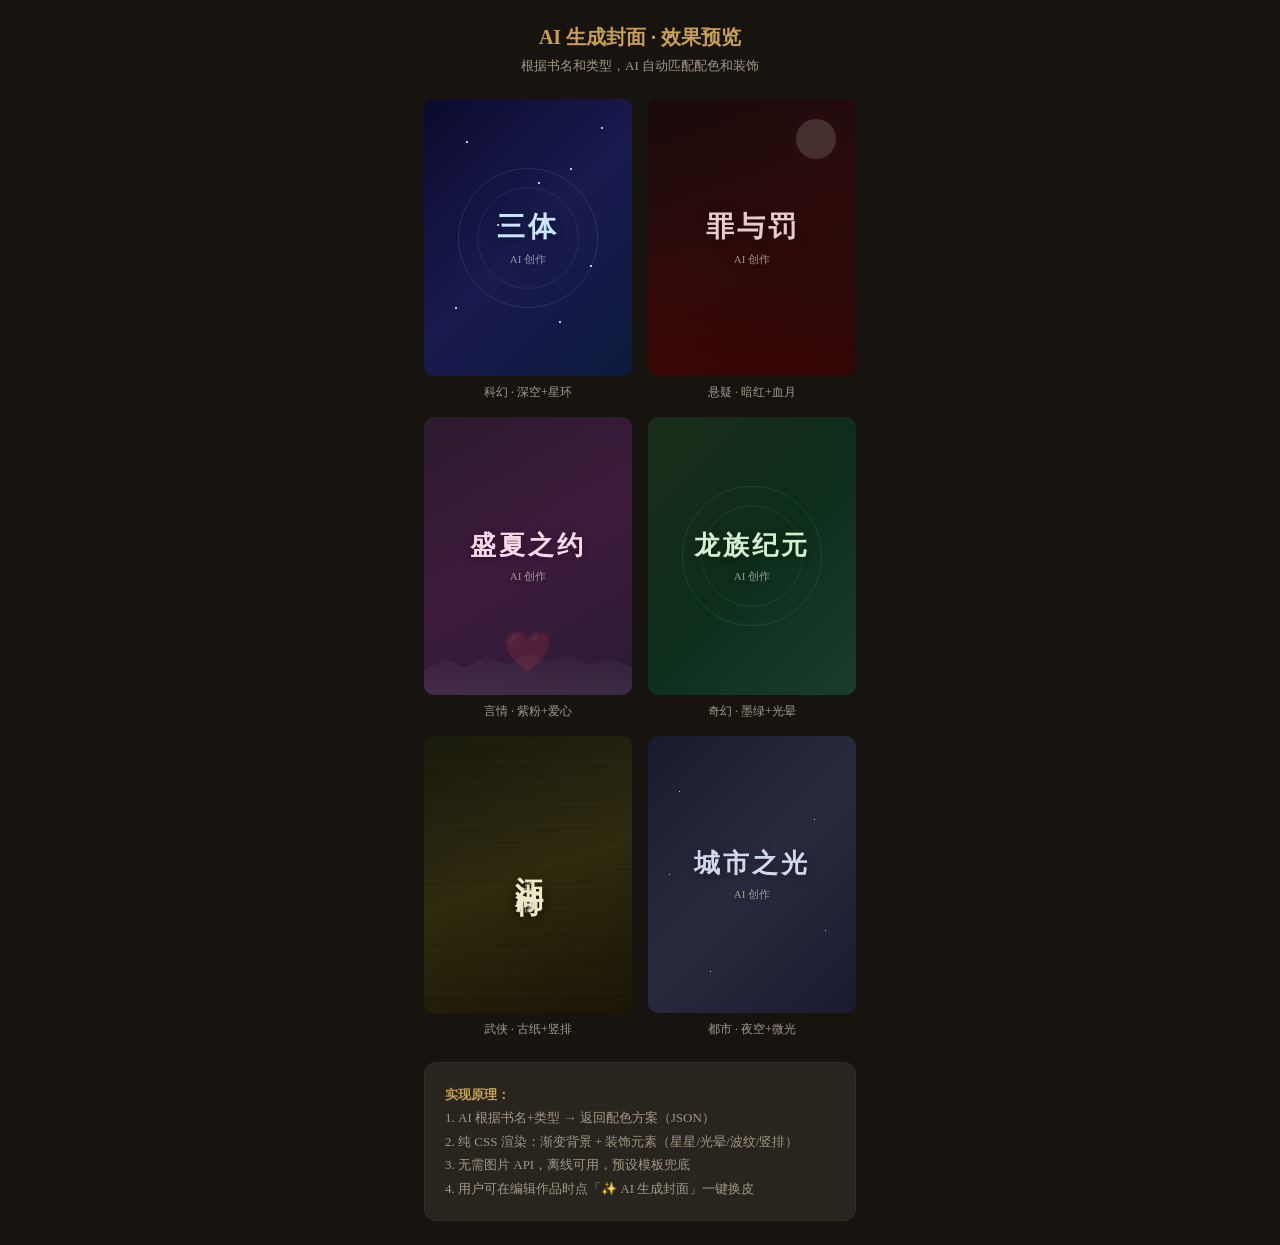
<file: cover-preview.html>
<!DOCTYPE html>
<html lang="zh-CN">
<head>
<meta charset="UTF-8">
<meta name="viewport" content="width=device-width, initial-scale=1.0">
<title>AI 生成封面效果预览</title>
<style>
  * { margin:0; padding:0; box-sizing:border-box; }
  body {
    font-family: 'Noto Serif SC', 'PingFang SC', serif;
    background: #171410;
    color: #e8e3d8;
    padding: 24px;
    max-width: 480px;
    margin: 0 auto;
  }
  h1 { color: #c9a050; font-size: 20px; text-align: center; margin-bottom: 6px; }
  .sub { text-align: center; color: #a09888; font-size: 13px; margin-bottom: 24px; }
  .grid { display: grid; grid-template-columns: 1fr 1fr; gap: 16px; margin-bottom: 24px; }
  .cover {
    aspect-ratio: 3/4;
    border-radius: 10px;
    display: flex;
    flex-direction: column;
    align-items: center;
    justify-content: center;
    position: relative;
    overflow: hidden;
    padding: 20px;
    text-align: center;
    cursor: pointer;
    transition: transform 0.2s;
  }
  .cover:active { transform: scale(0.96); }
  .cover-title {
    font-weight: 700;
    letter-spacing: 3px;
    text-shadow: 0 2px 8px rgba(0,0,0,0.4);
    z-index: 1;
  }
  .cover-author {
    font-size: 11px;
    opacity: 0.6;
    margin-top: 6px;
    z-index: 1;
    text-shadow: 0 1px 4px rgba(0,0,0,0.3);
  }
  .cover-label {
    text-align: center;
    color: #a09888;
    font-size: 12px;
    margin-top: 8px;
  }

  /* 装饰元素 */
  .stars { position: absolute; inset:0; overflow:hidden; }
  .star {
    position: absolute;
    width: 2px; height: 2px;
    background: #fff;
    border-radius: 50%;
    animation: twinkle 3s infinite;
  }
  @keyframes twinkle {
    0%,100% { opacity:0.3; }
    50% { opacity:1; }
  }
  .rings {
    position: absolute;
    width: 140px; height: 140px;
    border: 1px solid rgba(255,255,255,0.1);
    border-radius: 50%;
    top: 50%; left: 50%;
    transform: translate(-50%,-50%);
  }
  .rings::after {
    content: '';
    position: absolute;
    width: 100px; height: 100px;
    border: 1px solid rgba(255,255,255,0.08);
    border-radius: 50%;
    top: 50%; left: 50%;
    transform: translate(-50%,-50%);
  }

  .wave {
    position: absolute; bottom: 0; left: 0; right: 0;
    height: 60px;
    background: linear-gradient(transparent, rgba(255,255,255,0.08));
    clip-path: polygon(0 60%, 10% 40%, 20% 55%, 30% 35%, 40% 50%, 50% 30%, 60% 45%, 70% 35%, 80% 50%, 90% 40%, 100% 55%, 100% 100%, 0 100%);
  }

  .heart {
    position: absolute;
    bottom: 20px;
    opacity: 0.15;
    font-size: 40px;
  }

  .moon {
    position: absolute;
    top: 20px; right: 20px;
    width: 40px; height: 40px;
    border-radius: 50%;
    background: rgba(255,255,255,0.15);
    box-shadow: 0 0 20px rgba(255,255,255,0.05);
  }

  .blood {
    position: absolute;
    bottom: 0; left: 0; right: 0;
    height: 50%;
    background: linear-gradient(transparent, rgba(200,0,0,0.15));
  }

  .lines {
    position: absolute; inset: 0;
    background: repeating-linear-gradient(0deg, transparent, transparent 20px, rgba(255,255,255,0.02) 20px, rgba(255,255,255,0.02) 21px);
  }

  .info-box {
    background: #28241e;
    border: 1px solid #332e25;
    border-radius: 12px;
    padding: 20px;
    margin-top: 16px;
    font-size: 13px;
    color: #a09888;
    line-height: 1.8;
  }
  .info-box strong { color: #c9a050; }
</style>
</head>
<body>

<h1>AI 生成封面 · 效果预览</h1>
<p class="sub">根据书名和类型，AI 自动匹配配色和装饰</p>

<div class="grid">
  <!-- 科幻 -->
  <div>
    <div class="cover" style="background:linear-gradient(135deg,#0a0a2e,#1a1a4e,#0d1b3e)">
      <div class="stars">
        <div class="star" style="top:15%;left:20%"></div>
        <div class="star" style="top:25%;left:70%"></div>
        <div class="star" style="top:45%;left:35%"></div>
        <div class="star" style="top:60%;left:80%"></div>
        <div class="star" style="top:75%;left:15%"></div>
        <div class="star" style="top:30%;left:55%"></div>
        <div class="star" style="top:80%;left:65%"></div>
        <div class="star" style="top:10%;left:85%"></div>
      </div>
      <div class="rings"></div>
      <span class="cover-title" style="font-size:28px;color:#c8e6ff">三体</span>
      <span class="cover-author">AI 创作</span>
    </div>
    <div class="cover-label">科幻 · 深空+星环</div>
  </div>

  <!-- 悬疑 -->
  <div>
    <div class="cover" style="background:linear-gradient(160deg,#1a0a0a,#2d0a0a,#1a0505)">
      <div class="blood"></div>
      <div class="moon"></div>
      <span class="cover-title" style="font-size:28px;color:#e8cccc">罪与罚</span>
      <span class="cover-author">AI 创作</span>
    </div>
    <div class="cover-label">悬疑 · 暗红+血月</div>
  </div>

  <!-- 言情 -->
  <div>
    <div class="cover" style="background:linear-gradient(150deg,#2d1a2d,#3d1a3d,#2a1a35)">
      <div class="heart">❤️</div>
      <div class="wave"></div>
      <span class="cover-title" style="font-size:26px;color:#f8d8e8">盛夏之约</span>
      <span class="cover-author">AI 创作</span>
    </div>
    <div class="cover-label">言情 · 紫粉+爱心</div>
  </div>

  <!-- 奇幻 -->
  <div>
    <div class="cover" style="background:linear-gradient(135deg,#1a2d1a,#0d2d1a,#1a3d2d)">
      <div class="rings" style="border-color:rgba(100,255,150,0.12)"></div>
      <span class="cover-title" style="font-size:26px;color:#d0f0d0">龙族纪元</span>
      <span class="cover-author">AI 创作</span>
    </div>
    <div class="cover-label">奇幻 · 墨绿+光晕</div>
  </div>

  <!-- 武侠 -->
  <div>
    <div class="cover" style="background:linear-gradient(160deg,#1a1a0d,#2d2a0d,#1a1505)">
      <div class="lines"></div>
      <span class="cover-title" style="font-size:28px;color:#f0e8c8;writing-mode:vertical-lr;letter-spacing:6px">江湖行</span>
      <span class="cover-author" style="writing-mode:vertical-lr">AI 创作</span>
    </div>
    <div class="cover-label">武侠 · 古纸+竖排</div>
  </div>

  <!-- 都市 -->
  <div>
    <div class="cover" style="background:linear-gradient(135deg,#1a1a2e,#2a2a3e,#1a1a30)">
      <div class="stars">
        <div class="star" style="top:20%;left:15%;width:1px;height:1px"></div>
        <div class="star" style="top:30%;left:80%;width:1px;height:1px"></div>
        <div class="star" style="top:50%;left:10%;width:1px;height:1px"></div>
        <div class="star" style="top:70%;left:85%;width:1px;height:1px"></div>
        <div class="star" style="top:85%;left:30%;width:1px;height:1px"></div>
      </div>
      <span class="cover-title" style="font-size:26px;color:#d0d8f0">城市之光</span>
      <span class="cover-author">AI 创作</span>
    </div>
    <div class="cover-label">都市 · 夜空+微光</div>
  </div>
</div>

<div class="info-box">
  <strong>实现原理：</strong><br>
  1. AI 根据书名+类型 → 返回配色方案（JSON）<br>
  2. 纯 CSS 渲染：渐变背景 + 装饰元素（星星/光晕/波纹/竖排）<br>
  3. 无需图片 API，离线可用，预设模板兜底<br>
  4. 用户可在编辑作品时点「✨ AI 生成封面」一键换皮
</div>

</body>
</html>
</file>
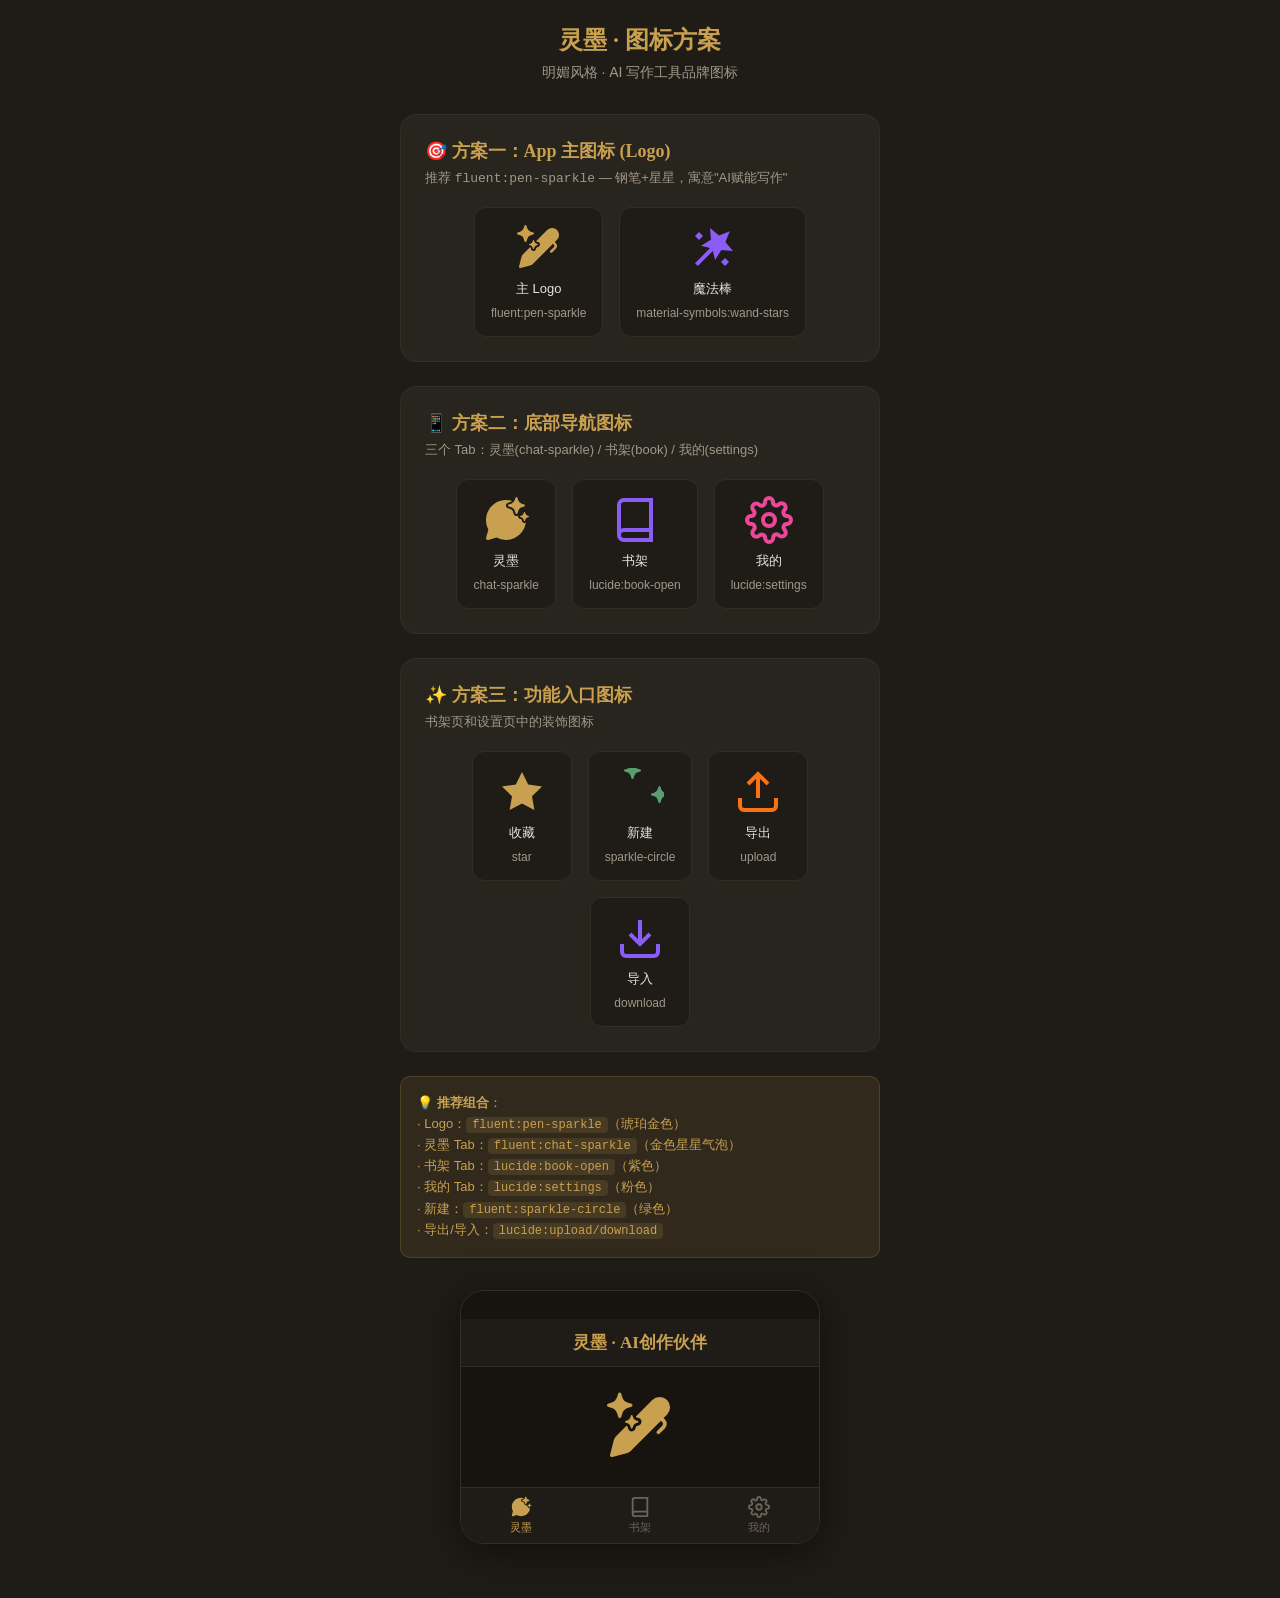
<file: icon-preview.html>
<!DOCTYPE html>
<html lang="zh-CN">
<head>
<meta charset="UTF-8">
<meta name="viewport" content="width=device-width, initial-scale=1.0">
<title>灵墨 · 图标方案预览</title>
<style>
  * { margin:0; padding:0; box-sizing:border-box; }
  body {
    font-family: 'Noto Sans SC', 'PingFang SC', sans-serif;
    background: #1f1c17;
    color: #e8e3d8;
    padding: 24px;
    min-height: 100vh;
  }
  h1 {
    font-family: 'Noto Serif SC', serif;
    font-size: 24px;
    text-align: center;
    margin-bottom: 8px;
    color: #c9a050;
  }
  .subtitle {
    text-align: center;
    color: #a09888;
    font-size: 14px;
    margin-bottom: 32px;
  }
  .scheme {
    background: #28241e;
    border: 1px solid #332e25;
    border-radius: 16px;
    padding: 24px;
    margin-bottom: 24px;
    max-width: 480px;
    margin-left: auto;
    margin-right: auto;
  }
  .scheme h2 {
    font-family: 'Noto Serif SC', serif;
    font-size: 18px;
    color: #c9a050;
    margin-bottom: 6px;
  }
  .scheme .desc {
    font-size: 13px;
    color: #a09888;
    margin-bottom: 20px;
  }
  .icon-row {
    display: flex;
    gap: 16px;
    flex-wrap: wrap;
    justify-content: center;
  }
  .icon-card {
    display: flex;
    flex-direction: column;
    align-items: center;
    gap: 8px;
    padding: 16px;
    background: #1f1c17;
    border: 1px solid #332e25;
    border-radius: 12px;
    min-width: 100px;
    transition: border-color 0.2s;
  }
  .icon-card:hover { border-color: #c9a050; }
  .icon-card svg { width: 48px; height: 48px; }
  .icon-card .label { font-size: 12px; color: #a09888; }
  .icon-card .label-cn { font-size: 13px; color: #e8e3d8; }

  /* 模拟 App 环境 */
  .mock-app {
    background: #171410;
    border: 1px solid #332e25;
    border-radius: 24px;
    max-width: 360px;
    margin: 32px auto;
    overflow: hidden;
    box-shadow: 0 8px 40px rgba(0,0,0,0.5);
  }
  .mock-status { height: 28px; background: #171410; }
  .mock-topbar {
    height: 48px;
    display: flex;
    align-items: center;
    justify-content: center;
    background: #1f1c17;
    border-bottom: 1px solid #332e25;
    font-family: 'Noto Serif SC', serif;
    font-size: 17px;
    font-weight: 600;
    color: #c9a050;
  }
  .mock-bottom {
    height: 56px;
    display: flex;
    background: #1f1c17;
    border-top: 1px solid #332e25;
  }
  .mock-tab {
    flex:1;
    display: flex;
    flex-direction: column;
    align-items: center;
    justify-content: center;
    gap: 2px;
    color: #6b6458;
    font-size: 11px;
  }
  .mock-tab.active { color: #c9a050; }
  .mock-tab svg { width: 22px; height: 22px; }

  .usage-note {
    background: rgba(201,160,80,0.1);
    border: 1px solid rgba(201,160,80,0.2);
    border-radius: 10px;
    padding: 16px;
    max-width: 480px;
    margin: 0 auto 24px;
    font-size: 13px;
    color: #c9a050;
    line-height: 1.6;
  }
  .usage-note code {
    background: rgba(201,160,80,0.15);
    padding: 1px 6px;
    border-radius: 4px;
    font-size: 12px;
  }
</style>
</head>
<body>

<h1>灵墨 · 图标方案</h1>
<p class="subtitle">明媚风格 · AI 写作工具品牌图标</p>

<!-- 方案1: 主Logo -->
<div class="scheme">
  <h2>🎯 方案一：App 主图标 (Logo)</h2>
  <p class="desc">推荐 <code>fluent:pen-sparkle</code> — 钢笔+星星，寓意"AI赋能写作"</p>
  <div class="icon-row">
    <div class="icon-card">
      <svg xmlns="http://www.w3.org/2000/svg" viewBox="0 0 48 48"><path fill="#c9a050" d="M7.833 13.112a5.36 5.36 0 0 0-2.545-1.805l-2.602-.845a1.028 1.028 0 0 1 0-1.937l2.602-.845a5.36 5.36 0 0 0 3.323-3.33l.022-.064l.846-2.6a1.027 1.027 0 0 1 1.938 0l.846 2.6A5.36 5.36 0 0 0 15.66 7.68l2.603.845l.052.013a1.028 1.028 0 0 1 0 1.937l-2.603.845a5.36 5.36 0 0 0-3.396 3.394l-.846 2.6l-.025.064a1.027 1.027 0 0 1-1.538.433a1.03 1.03 0 0 1-.375-.497l-.846-2.6a5.4 5.4 0 0 0-.852-1.602m14.776 6.872l-1.378-.448a2.84 2.84 0 0 1-1.798-1.796l-.447-1.377a.544.544 0 0 0-1.027 0l-.448 1.377a2.84 2.84 0 0 1-1.77 1.796l-1.378.448a.545.545 0 0 0 0 1.025l1.378.448q.227.075.438.188l.003.015a2.84 2.84 0 0 1 1.357 1.61l.448 1.377a.545.545 0 0 0 1.01.039v-.01l.016-.039l.448-1.377a2.84 2.84 0 0 1 1.798-1.796l1.378-.448a.545.545 0 0 0 0-1.025zM24.53 19a2.54 2.54 0 0 0-1.23-.93h-.14l-1.31-.43a.8.8 0 0 1-.32-.19a.9.9 0 0 1-.2-.33l-.052-.164l10.93-10.93a6.907 6.907 0 1 1 9.767 9.767l-2.234 2.235l.935.998a4.25 4.25 0 0 1-.095 5.912l-3.446 3.446a1.25 1.25 0 1 1-1.768-1.768l3.446-3.446a1.75 1.75 0 0 0 .04-2.434l-.881-.94l-20.165 20.168a6 6 0 0 1-2.76 1.573L5.56 43.96a1.25 1.25 0 0 1-1.521-1.52l2.427-9.486a6 6 0 0 1 1.572-2.758L15 23.232l.149.049l.12.06q.109.06.2.15a.9.9 0 0 1 .2.33l.44 1.37a2.54 2.54 0 0 0 .89 1.35a2.55 2.55 0 0 0 3.8-1.05l.18-.42V25l.35-1.09q.069-.18.2-.32a.9.9 0 0 1 .33-.2l1.36-.44A2.55 2.55 0 0 0 25 20.5a2.52 2.52 0 0 0-.47-1.5"/></svg>
      <span class="label-cn">主 Logo</span>
      <span class="label">fluent:pen-sparkle</span>
    </div>
    <div class="icon-card">
      <svg xmlns="http://www.w3.org/2000/svg" viewBox="0 0 24 24"><path fill="#8b5cf6" d="M4.4 21L3 19.6l7.525-7.55L6 10.925l4.95-3.075L10.525 2L15 5.775l5.4-2.2L18.225 9L22 13.45l-5.85-.4l-3.1 4.95l-1.125-4.525zM5 8L3 6l2-2l2 2zm13 13l-2-2l2-2l2 2z"/></svg>
      <span class="label-cn">魔法棒</span>
      <span class="label">material-symbols:wand-stars</span>
    </div>
  </div>
</div>

<!-- 方案2: 底部导航 -->
<div class="scheme">
  <h2>📱 方案二：底部导航图标</h2>
  <p class="desc">三个 Tab：灵墨(chat-sparkle) / 书架(book) / 我的(settings)</p>
  <div class="icon-row">
    <div class="icon-card">
      <svg xmlns="http://www.w3.org/2000/svg" viewBox="0 0 48 48"><path fill="#c9a050" d="M31.833 13.112a5.36 5.36 0 0 0-2.544-1.805l-2.603-.845a1.028 1.028 0 0 1 0-1.937l2.602-.845a5.36 5.36 0 0 0 3.323-3.33l.022-.064l.845-2.6a1.027 1.027 0 0 1 1.94 0l.845 2.6A5.36 5.36 0 0 0 39.66 7.68l2.602.845l.052.013a1.028 1.028 0 0 1 0 1.937l-2.602.845a5.36 5.36 0 0 0-3.397 3.394l-.846 2.6l-.025.064a1.027 1.027 0 0 1-1.538.433a1.03 1.03 0 0 1-.375-.497l-.846-2.6a5.4 5.4 0 0 0-.852-1.602m14.776 6.872l-1.378-.448a2.84 2.84 0 0 1-1.797-1.796l-.448-1.377a.544.544 0 0 0-1.027 0l-.448 1.377a2.84 2.84 0 0 1-1.77 1.796l-1.378.448a.545.545 0 0 0 0 1.025l1.378.448q.227.075.438.188l.003.015a2.84 2.84 0 0 1 1.357 1.61l.448 1.377a.545.545 0 0 0 1.01.039v-.01l.016-.039l.448-1.377a2.84 2.84 0 0 1 1.798-1.796l1.378-.448a.545.545 0 0 0 0-1.025zM29.93 5q.042-.039.081-.081A20 20 0 0 0 24 4C12.954 4 4 12.954 4 24c0 3.448.873 6.695 2.411 9.528L4.07 41.766c-.375 1.318.843 2.537 2.162 2.162l8.236-2.342A19.9 19.9 0 0 0 24 44c10.16 0 18.551-7.577 19.831-17.388A2.55 2.55 0 0 1 41 26.54a2.54 2.54 0 0 1-.89-1.35l-.44-1.37a.9.9 0 0 0-.2-.33a1 1 0 0 0-.2-.15l-.12-.06l-1.42-.46a2.55 2.55 0 0 1-1.7-2.4c0-.346.075-.687.22-1a3 3 0 0 1-3.47 0a3 3 0 0 1-1.12-1.51l-.84-2.59a3.2 3.2 0 0 0-.54-1A3 3 0 0 0 30 14a3.3 3.3 0 0 0-1.35-.79L26 12.35a3 3 0 0 1-1.44-4.58a3.1 3.1 0 0 1 1.51-1.12l2.57-.83A3.4 3.4 0 0 0 29.93 5"/></svg>
      <span class="label-cn">灵墨</span>
      <span class="label">chat-sparkle</span>
    </div>
    <div class="icon-card">
      <svg xmlns="http://www.w3.org/2000/svg" viewBox="0 0 24 24" fill="none" stroke="#8b5cf6" stroke-width="2"><path d="M4 19.5A2.5 2.5 0 0 1 6.5 17H20"/><path d="M6.5 2H20v20H6.5A2.5 2.5 0 0 1 4 19.5v-15A2.5 2.5 0 0 1 6.5 2z"/></svg>
      <span class="label-cn">书架</span>
      <span class="label">lucide:book-open</span>
    </div>
    <div class="icon-card">
      <svg xmlns="http://www.w3.org/2000/svg" viewBox="0 0 24 24" fill="none" stroke="#ec4899" stroke-width="2"><circle cx="12" cy="12" r="3"/><path d="M19.4 15a1.65 1.65 0 0 0 .33 1.82l.06.06a2 2 0 1 1-2.83 2.83l-.06-.06a1.65 1.65 0 0 0-1.82-.33 1.65 1.65 0 0 0-1 1.51V21a2 2 0 0 1-4 0v-.09A1.65 1.65 0 0 0 9 19.4a1.65 1.65 0 0 0-1.82.33l-.06.06a2 2 0 1 1-2.83-2.83l.06-.06A1.65 1.65 0 0 0 4.68 15a1.65 1.65 0 0 0-1.51-1H3a2 2 0 0 1 0-4h.09A1.65 1.65 0 0 0 4.6 9a1.65 1.65 0 0 0-.33-1.82l-.06-.06a2 2 0 1 1 2.83-2.83l.06.06A1.65 1.65 0 0 0 9 4.68a1.65 1.65 0 0 0 1-1.51V3a2 2 0 0 1 4 0v.09a1.65 1.65 0 0 0 1 1.51 1.65 1.65 0 0 0 1.82-.33l.06-.06a2 2 0 1 1 2.83 2.83l-.06.06A1.65 1.65 0 0 0 19.4 9a1.65 1.65 0 0 0 1.51 1H21a2 2 0 0 1 0 4h-.09a1.65 1.65 0 0 0-1.51 1z"/></svg>
      <span class="label-cn">我的</span>
      <span class="label">lucide:settings</span>
    </div>
  </div>
</div>

<!-- 方案3: 功能图标 -->
<div class="scheme">
  <h2>✨ 方案三：功能入口图标</h2>
  <p class="desc">书架页和设置页中的装饰图标</p>
  <div class="icon-row">
    <div class="icon-card">
      <svg xmlns="http://www.w3.org/2000/svg" viewBox="0 0 24 24"><path fill="#c9a050" d="M12 2l3.09 6.26L22 9.27l-5 4.87 1.18 6.88L12 17.77l-6.18 3.25L7 14.14 2 9.27l6.91-1.01z"/></svg>
      <span class="label-cn">收藏</span>
      <span class="label">star</span>
    </div>
    <div class="icon-card">
      <svg xmlns="http://www.w3.org/2000/svg" viewBox="0 0 48 48"><path fill="#5a9e6f" d="M13.833 6.112a5.36 5.36 0 0 0-2.545-1.805l-2.602-.845a1.028 1.028 0 0 1 0-1.937l2.602-.845a5.36 5.36 0 0 0 3.323-3.33l.846-2.6a1.027 1.027 0 0 1 1.938 0l.846 2.6A5.36 5.36 0 0 0 21.66.68l2.603.845l.052.013a1.028 1.028 0 0 1 0 1.937l-2.603.845a5.36 5.36 0 0 0-3.396 3.394l-.846 2.6l-.025.064a1.027 1.027 0 0 1-1.938 0l-.846-2.6a5.4 5.4 0 0 0-.852-1.602M40.833 30.112a5.36 5.36 0 0 0-2.545-1.805l-2.602-.845a1.028 1.028 0 0 1 0-1.937l2.602-.845a5.36 5.36 0 0 0 3.323-3.33l.846-2.6a1.027 1.027 0 0 1 1.938 0l.846 2.6A5.36 5.36 0 0 0 48.66 24.68l2.603.845l.052.013a1.028 1.028 0 0 1 0 1.937l-2.603.845a5.36 5.36 0 0 0-3.396 3.394l-.846 2.6l-.025.064a1.027 1.027 0 0 1-1.938 0l-.846-2.6a5.4 5.4 0 0 0-.852-1.602"/></svg>
      <span class="label-cn">新建</span>
      <span class="label">sparkle-circle</span>
    </div>
    <div class="icon-card">
      <svg xmlns="http://www.w3.org/2000/svg" viewBox="0 0 24 24" fill="none" stroke="#f97316" stroke-width="2"><path d="M21 15v4a2 2 0 0 1-2 2H5a2 2 0 0 1-2-2v-4"/><polyline points="17 8 12 3 7 8"/><line x1="12" y1="3" x2="12" y2="15"/></svg>
      <span class="label-cn">导出</span>
      <span class="label">upload</span>
    </div>
    <div class="icon-card">
      <svg xmlns="http://www.w3.org/2000/svg" viewBox="0 0 24 24" fill="none" stroke="#8b5cf6" stroke-width="2"><path d="M21 15v4a2 2 0 0 1-2 2H5a2 2 0 0 1-2-2v-4"/><polyline points="7 10 12 15 17 10"/><line x1="12" y1="15" x2="12" y2="3"/></svg>
      <span class="label-cn">导入</span>
      <span class="label">download</span>
    </div>
  </div>
</div>

<!-- 模拟 App -->
<div class="usage-note">
  💡 <strong>推荐组合</strong>：<br>
  · Logo：<code>fluent:pen-sparkle</code>（琥珀金色）<br>
  · 灵墨 Tab：<code>fluent:chat-sparkle</code>（金色星星气泡）<br>
  · 书架 Tab：<code>lucide:book-open</code>（紫色）<br>
  · 我的 Tab：<code>lucide:settings</code>（粉色）<br>
  · 新建：<code>fluent:sparkle-circle</code>（绿色）<br>
  · 导出/导入：<code>lucide:upload/download</code>
</div>

<div class="mock-app">
  <div class="mock-status"></div>
  <div class="mock-topbar">灵墨 · AI创作伙伴</div>
  <div style="height:120px;display:flex;align-items:center;justify-content:center;background:#171410;">
    <svg xmlns="http://www.w3.org/2000/svg" viewBox="0 0 48 48" width="72" height="72"><path fill="#c9a050" d="M7.833 13.112a5.36 5.36 0 0 0-2.545-1.805l-2.602-.845a1.028 1.028 0 0 1 0-1.937l2.602-.845a5.36 5.36 0 0 0 3.323-3.33l.022-.064l.846-2.6a1.027 1.027 0 0 1 1.938 0l.846 2.6A5.36 5.36 0 0 0 15.66 7.68l2.603.845l.052.013a1.028 1.028 0 0 1 0 1.937l-2.603.845a5.36 5.36 0 0 0-3.396 3.394l-.846 2.6l-.025.064a1.027 1.027 0 0 1-1.538.433a1.03 1.03 0 0 1-.375-.497l-.846-2.6a5.4 5.4 0 0 0-.852-1.602m14.776 6.872l-1.378-.448a2.84 2.84 0 0 1-1.798-1.796l-.447-1.377a.544.544 0 0 0-1.027 0l-.448 1.377a2.84 2.84 0 0 1-1.77 1.796l-1.378.448a.545.545 0 0 0 0 1.025l1.378.448q.227.075.438.188l.003.015a2.84 2.84 0 0 1 1.357 1.61l.448 1.377a.545.545 0 0 0 1.01.039v-.01l.016-.039l.448-1.377a2.84 2.84 0 0 1 1.798-1.796l1.378-.448a.545.545 0 0 0 0-1.025zM24.53 19a2.54 2.54 0 0 0-1.23-.93h-.14l-1.31-.43a.8.8 0 0 1-.32-.19a.9.9 0 0 1-.2-.33l-.052-.164l10.93-10.93a6.907 6.907 0 1 1 9.767 9.767l-2.234 2.235l.935.998a4.25 4.25 0 0 1-.095 5.912l-3.446 3.446a1.25 1.25 0 1 1-1.768-1.768l3.446-3.446a1.75 1.75 0 0 0 .04-2.434l-.881-.94l-20.165 20.168a6 6 0 0 1-2.76 1.573L5.56 43.96a1.25 1.25 0 0 1-1.521-1.52l2.427-9.486a6 6 0 0 1 1.572-2.758L15 23.232l.149.049l.12.06q.109.06.2.15a.9.9 0 0 1 .2.33l.44 1.37a2.54 2.54 0 0 0 .89 1.35a2.55 2.55 0 0 0 3.8-1.05l.18-.42V25l.35-1.09q.069-.18.2-.32a.9.9 0 0 1 .33-.2l1.36-.44A2.55 2.55 0 0 0 25 20.5a2.52 2.52 0 0 0-.47-1.5"/></svg>
  </div>
  <div class="mock-bottom">
    <div class="mock-tab active">
      <svg xmlns="http://www.w3.org/2000/svg" viewBox="0 0 48 48" width="22" height="22"><path fill="#c9a050" d="M31.833 13.112a5.36 5.36 0 0 0-2.544-1.805l-2.603-.845a1.028 1.028 0 0 1 0-1.937l2.602-.845a5.36 5.36 0 0 0 3.323-3.33l.022-.064l.845-2.6a1.027 1.027 0 0 1 1.94 0l.845 2.6A5.36 5.36 0 0 0 39.66 7.68l2.602.845l.052.013a1.028 1.028 0 0 1 0 1.937l-2.602.845a5.36 5.36 0 0 0-3.397 3.394l-.846 2.6l-.025.064a1.027 1.027 0 0 1-1.538.433a1.03 1.03 0 0 1-.375-.497l-.846-2.6a5.4 5.4 0 0 0-.852-1.602m14.776 6.872l-1.378-.448a2.84 2.84 0 0 1-1.797-1.796l-.448-1.377a.544.544 0 0 0-1.027 0l-.448 1.377a2.84 2.84 0 0 1-1.77 1.796l-1.378.448a.545.545 0 0 0 0 1.025l1.378.448q.227.075.438.188l.003.015a2.84 2.84 0 0 1 1.357 1.61l.448 1.377a.545.545 0 0 0 1.01.039v-.01l.016-.039l.448-1.377a2.84 2.84 0 0 1 1.798-1.796l1.378-.448a.545.545 0 0 0 0-1.025zM29.93 5q.042-.039.081-.081A20 20 0 0 0 24 4C12.954 4 4 12.954 4 24c0 3.448.873 6.695 2.411 9.528L4.07 41.766c-.375 1.318.843 2.537 2.162 2.162l8.236-2.342A19.9 19.9 0 0 0 24 44c10.16 0 18.551-7.577 19.831-17.388A2.55 2.55 0 0 1 41 26.54a2.54 2.54 0 0 1-.89-1.35l-.44-1.37a.9.9 0 0 0-.2-.33a1 1 0 0 0-.2-.15l-.12-.06l-1.42-.46a2.55 2.55 0 0 1-1.7-2.4c0-.346.075-.687.22-1a3 3 0 0 1-3.47 0a3 3 0 0 1-1.12-1.51l-.84-2.59a3.2 3.2 0 0 0-.54-1A3 3 0 0 0 30 14a3.3 3.3 0 0 0-1.35-.79L26 12.35a3 3 0 0 1-1.44-4.58a3.1 3.1 0 0 1 1.51-1.12l2.57-.83A3.4 3.4 0 0 0 29.93 5"/></svg>
      <span>灵墨</span>
    </div>
    <div class="mock-tab">
      <svg xmlns="http://www.w3.org/2000/svg" viewBox="0 0 24 24" fill="none" stroke="#6b6458" stroke-width="2" width="22" height="22"><path d="M4 19.5A2.5 2.5 0 0 1 6.5 17H20"/><path d="M6.5 2H20v20H6.5A2.5 2.5 0 0 1 4 19.5v-15A2.5 2.5 0 0 1 6.5 2z"/></svg>
      <span>书架</span>
    </div>
    <div class="mock-tab">
      <svg xmlns="http://www.w3.org/2000/svg" viewBox="0 0 24 24" fill="none" stroke="#6b6458" stroke-width="2" width="22" height="22"><circle cx="12" cy="12" r="3"/><path d="M19.4 15a1.65 1.65 0 0 0 .33 1.82l.06.06a2 2 0 1 1-2.83 2.83l-.06-.06a1.65 1.65 0 0 0-1.82-.33 1.65 1.65 0 0 0-1 1.51V21a2 2 0 0 1-4 0v-.09A1.65 1.65 0 0 0 9 19.4a1.65 1.65 0 0 0-1.82.33l-.06.06a2 2 0 1 1-2.83-2.83l.06-.06A1.65 1.65 0 0 0 4.68 15a1.65 1.65 0 0 0-1.51-1H3a2 2 0 0 1 0-4h.09A1.65 1.65 0 0 0 4.6 9a1.65 1.65 0 0 0-.33-1.82l-.06-.06a2 2 0 1 1 2.83-2.83l.06.06A1.65 1.65 0 0 0 9 4.68a1.65 1.65 0 0 0 1-1.51V3a2 2 0 0 1 4 0v.09a1.65 1.65 0 0 0 1 1.51 1.65 1.65 0 0 0 1.82-.33l.06-.06a2 2 0 1 1 2.83 2.83l-.06.06A1.65 1.65 0 0 0 19.4 9a1.65 1.65 0 0 0 1.51 1H21a2 2 0 0 1 0 4h-.09a1.65 1.65 0 0 0-1.51 1z"/></svg>
      <span>我的</span>
    </div>
  </div>
</div>

</body>
</html>
</file>
